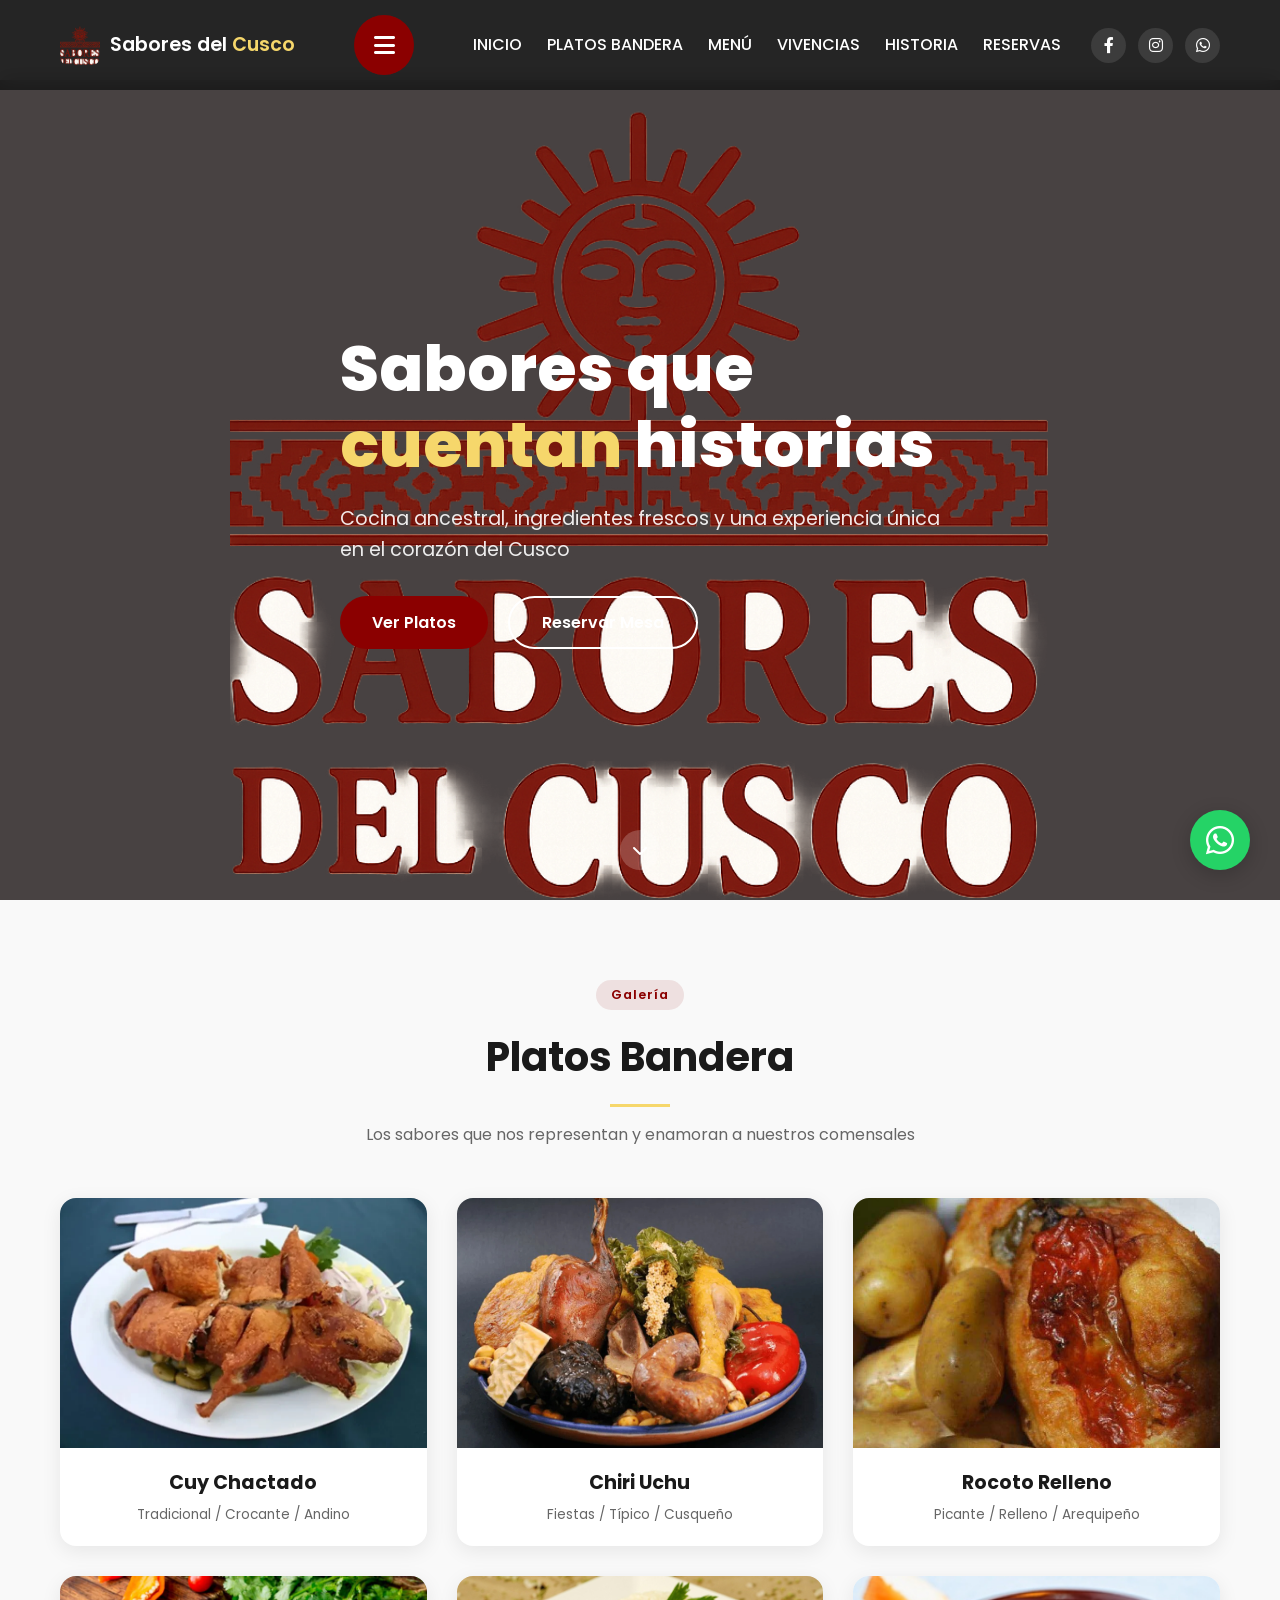
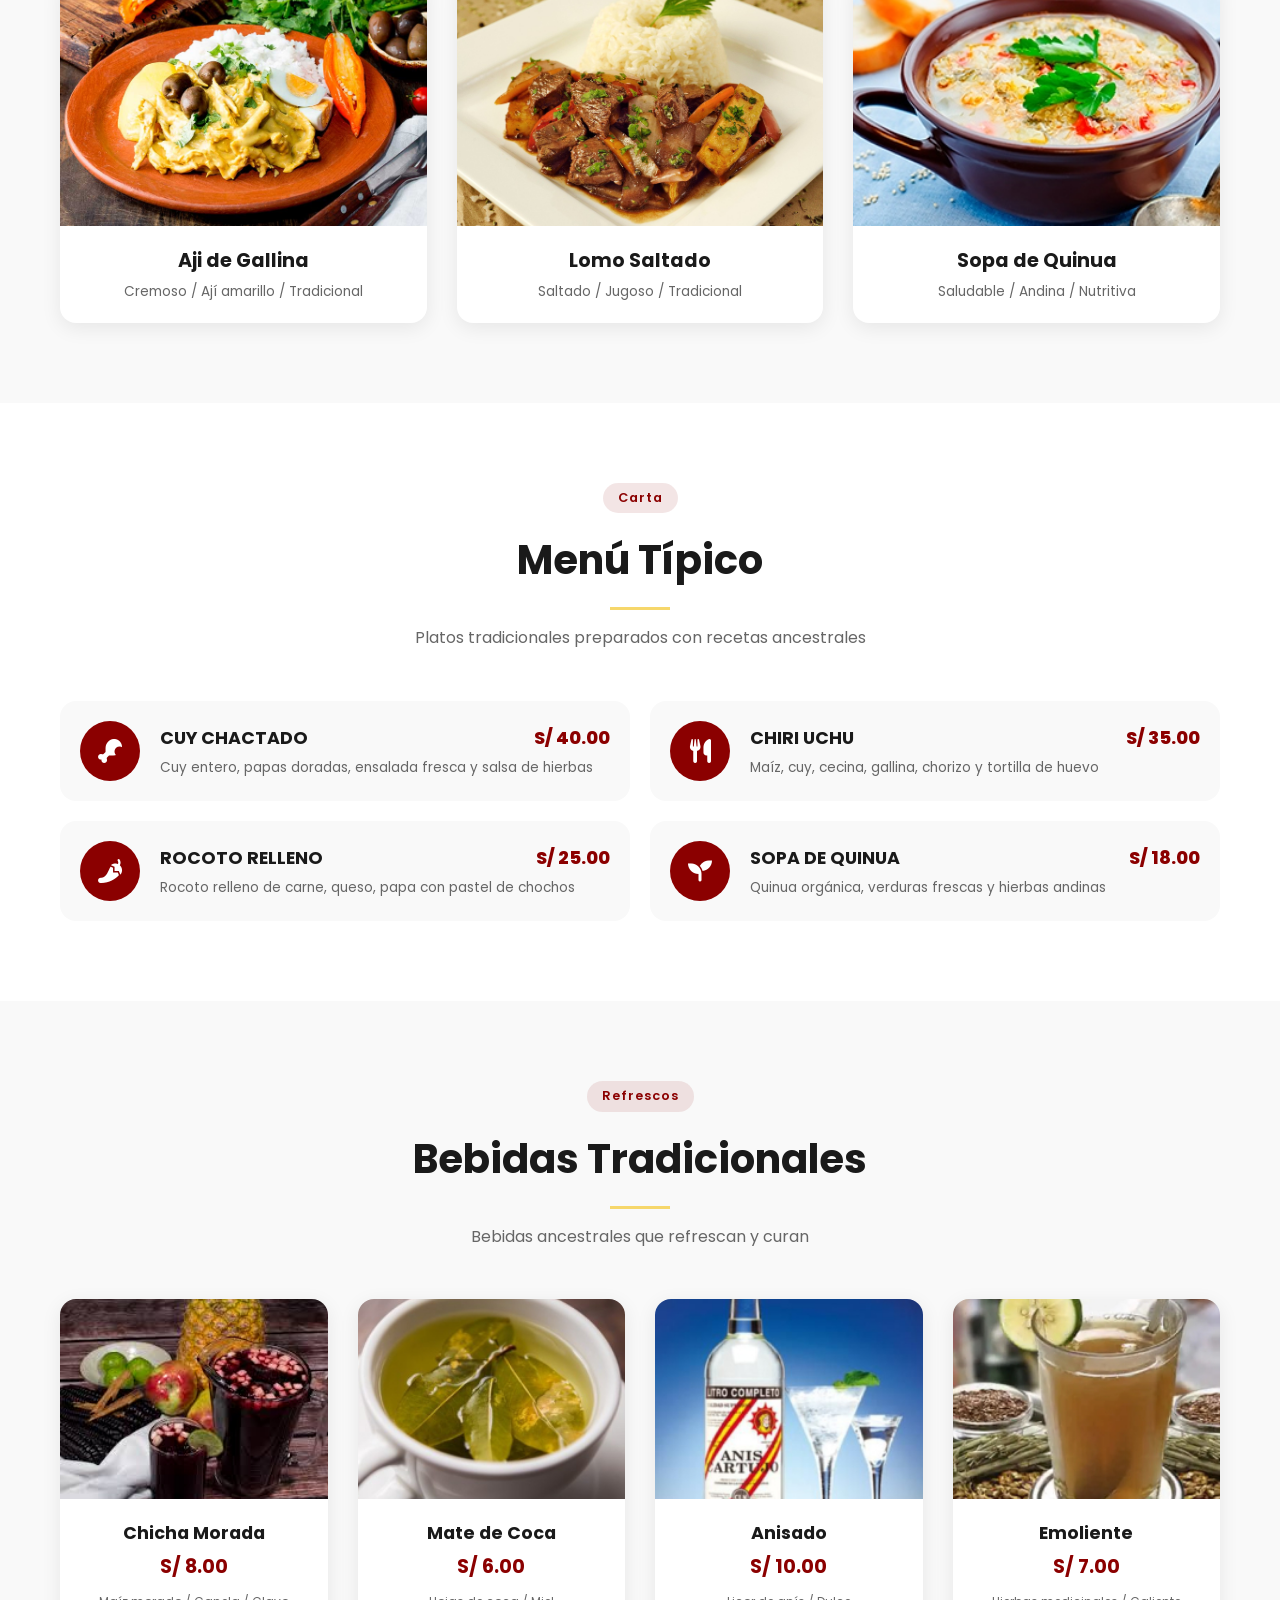
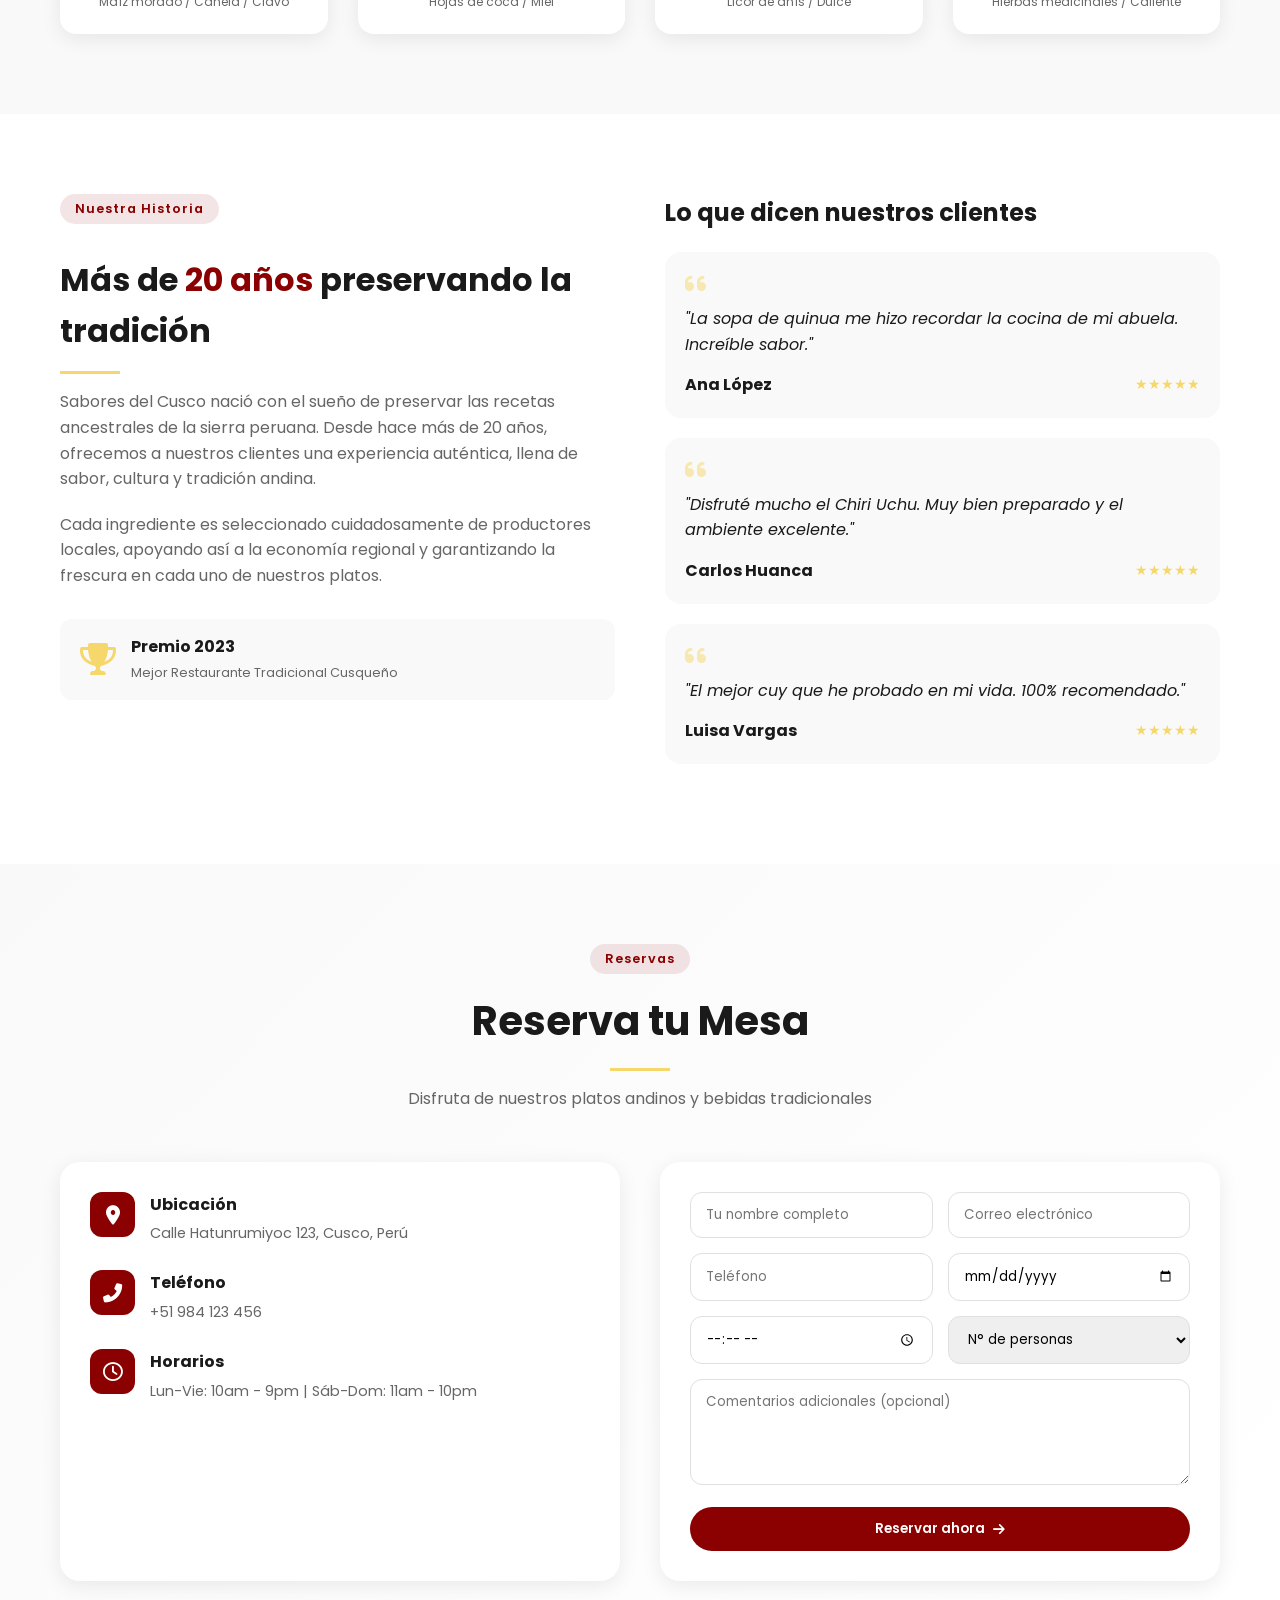
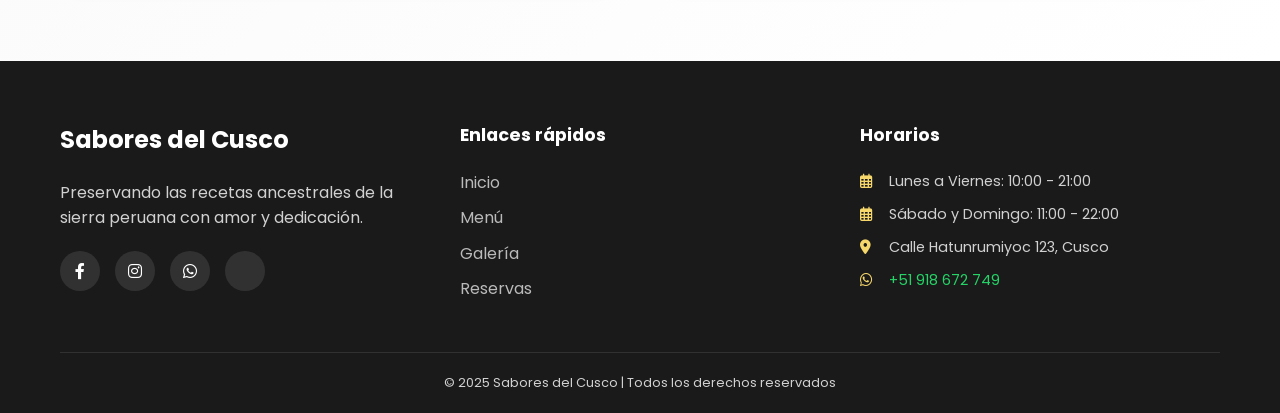
<file: index.html>
<!DOCTYPE html>
<html lang="es">
<head>
  <meta charset="utf-8">
  <title>Sabores del Cusco | Restaurante Tradicional Cusqueño</title>
  <meta name="viewport" content="width=device-width, initial-scale=1.0">
  
  <!-- Google Fonts -->
  <link href="https://fonts.googleapis.com/css2?family=Poppins:wght@300;400;500;600;700;800&display=swap" rel="stylesheet">
  <!-- Font Awesome -->
  <link rel="stylesheet" href="https://cdnjs.cloudflare.com/ajax/libs/font-awesome/6.0.0-beta3/css/all.min.css">
  <!-- Custom CSS -->
  <link rel="stylesheet" href="style.css">
</head>
<body>

<!-- ============================================
     NAVEGACIÓN CON LOGO
     ============================================ -->
<nav class="navbar">
  <div class="container">
    <div class="navbar-brand">
      <img src="ruta_del_logo.png" alt="Logo" class="logo-img">
      <span class="brand-text">Sabores del <span class="highlight">Cusco</span></span>
    </div>
    
    <input type="checkbox" id="menu-toggle" class="menu-toggle">
    <label for="menu-toggle" class="menu-icon">
      <i class="fas fa-bars"></i>
    </label>
    
    <div class="nav-menu">
      <ul class="nav-links">
        <li><a href="#home">INICIO</a></li>
        <li><a href="bandera.html">PLATOS BANDERA</a></li>
        <li><a href="menu.html">MENÚ</a></li>
        <li><a href="VIVENCIA.html">VIVENCIAS</a></li>
        <li><a href="#historia">HISTORIA</a></li>
        <li><a href="#reservas">RESERVAS</a></li>
      </ul>
      
      <div class="navbar-social">
        <a href="https://www.facebook.com/saboresdelcusco" target="_blank"><i class="fab fa-facebook-f"></i></a>
        <a href="https://www.instagram.com/saboresdelcusco" target="_blank"><i class="fab fa-instagram"></i></a>
        <a href="https://wa.me/51918672749" target="_blank"><i class="fab fa-whatsapp"></i></a>
      </div>
    </div>
  </div>
</nav>

<!-- ============================================
     HERO SECTION CON CARRUSEL
     ============================================ -->
<section id="home" class="hero-section">
  <div class="carrusel">
    <div class="carrusel-contenedor">
      <div class="carrusel-slide">
        <img src="ruta_del_logo.png" alt="Imagen 1">
        <div class="slide-overlay"></div>
      </div>
      <div class="carrusel-slide">
        <img src="images_chiriuchu.jpg" alt="Imagen 2">
        <div class="slide-overlay"></div>
      </div>
      <div class="carrusel-slide">
        <img src="images_cuy.jpg.jpg" alt="Imagen 3">
        <div class="slide-overlay"></div>
      </div>
      <div class="carrusel-slide">
        <img src="anticucho.jpg" alt="Imagen 4">
        <div class="slide-overlay"></div>
      </div>
      <div class="carrusel-slide">
        <img src="lomo_saltado.jpg" alt="Imagen 5">
        <div class="slide-overlay"></div>
      </div>
    </div>
  </div>
  
  <div class="hero-overlay"></div>
  
  <div class="container hero-content">
    <div class="hero-text">
      <h1 class="hero-title">Sabores que <span class="highlight">cuentan</span> historias</h1>
      <p class="hero-subtitle">Cocina ancestral, ingredientes frescos y una experiencia única en el corazón del Cusco</p>
      <div class="hero-buttons">
        <a href="#gallery" class="btn btn-primary">Ver Platos</a>
        <a href="#reservas" class="btn btn-outline">Reservar Mesa</a>
      </div>
    </div>
  </div>
  
  <div class="hero-scroll">
    <a href="#gallery"><i class="fas fa-chevron-down"></i></a>
  </div>
</section>

<!-- ============================================
     PLATOS BANDERA (GALERÍA)
     ============================================ -->
<section id="gallery" class="gallery-section">
  <div class="container">
    <div class="section-header">
      <span class="section-tag">Galería</span>
      <h2 class="section-title">Platos Bandera</h2>
      <div class="divider"></div>
      <p class="section-description">Los sabores que nos representan y enamoran a nuestros comensales</p>
    </div>
    
    <div class="gallery-grid">
      <div class="dish-card">
        <div class="dish-image">
          <img src="images_cuy.jpg.jpg" alt="Cuy Chactado">
          <div class="dish-overlay">
            <span class="dish-price">S/ 40.00</span>
          </div>
        </div>
        <div class="dish-info">
          <h3>Cuy Chactado</h3>
          <p>Tradicional / Crocante / Andino</p>
        </div>
      </div>
      
      <div class="dish-card">
        <div class="dish-image">
          <img src="images_chiriuchu.jpg" alt="Chiri Uchu">
          <div class="dish-overlay">
            <span class="dish-price">S/ 35.00</span>
          </div>
        </div>
        <div class="dish-info">
          <h3>Chiri Uchu</h3>
          <p>Fiestas / Típico / Cusqueño</p>
        </div>
      </div>
      
      <div class="dish-card">
        <div class="dish-image">
          <img src="images_rocoto.jpg" alt="Rocoto Relleno">
          <div class="dish-overlay">
            <span class="dish-price">S/ 25.00</span>
          </div>
        </div>
        <div class="dish-info">
          <h3>Rocoto Relleno</h3>
          <p>Picante / Relleno / Arequipeño</p>
        </div>
      </div>

      <div class="dish-card">
        <div class="dish-image">
          <img src="aji.jpg" alt="Aji de Gallina">
          <div class="dish-overlay">
            <span class="dish-price">S/ 30.00</span>
          </div>
        </div>
        <div class="dish-info">
          <h3>Aji de Gallina</h3>
          <p>Cremoso / Ají amarillo / Tradicional</p>
        </div>
      </div>
      
      <div class="dish-card">
        <div class="dish-image">
          <img src="lomo_saltado.jpg" alt="Lomo Saltado">
          <div class="dish-overlay">
            <span class="dish-price">S/ 35.00</span>
          </div>
        </div>
        <div class="dish-info">
          <h3>Lomo Saltado</h3>
          <p>Saltado / Jugoso / Tradicional</p>
        </div>
      </div>
      
      <div class="dish-card">
        <div class="dish-image">
          <img src="images_sopa.jpg" alt="Sopa de Quinua">
          <div class="dish-overlay">
            <span class="dish-price">S/ 18.00</span>
          </div>
        </div>
        <div class="dish-info">
          <h3>Sopa de Quinua</h3>
          <p>Saludable / Andina / Nutritiva</p>
        </div>
      </div>
    </div>
  </div>
</section>

<!-- ============================================
     MENÚ TÍPICO
     ============================================ -->
<section id="menu" class="menu-section">
  <div class="container">
    <div class="section-header">
      <span class="section-tag">Carta</span>
      <h2 class="section-title">Menú Típico</h2>
      <div class="divider"></div>
      <p class="section-description">Platos tradicionales preparados con recetas ancestrales</p>
    </div>
    
    <div class="menu-grid">
      <div class="menu-card">
        <div class="menu-icon">
          <i class="fas fa-drumstick-bite"></i>
        </div>
        <div class="menu-content">
          <h4>CUY CHACTADO <span>S/ 40.00</span></h4>
          <p>Cuy entero, papas doradas, ensalada fresca y salsa de hierbas</p>
        </div>
      </div>
      
      <div class="menu-card">
        <div class="menu-icon">
          <i class="fas fa-utensils"></i>
        </div>
        <div class="menu-content">
          <h4>CHIRI UCHU <span>S/ 35.00</span></h4>
          <p>Maíz, cuy, cecina, gallina, chorizo y tortilla de huevo</p>
        </div>
      </div>
      
      <div class="menu-card">
        <div class="menu-icon">
          <i class="fas fa-pepper-hot"></i>
        </div>
        <div class="menu-content">
          <h4>ROCOTO RELLENO <span>S/ 25.00</span></h4>
          <p>Rocoto relleno de carne, queso, papa con pastel de chochos</p>
        </div>
      </div>
      
      <div class="menu-card">
        <div class="menu-icon">
          <i class="fas fa-seedling"></i>
        </div>
        <div class="menu-content">
          <h4>SOPA DE QUINUA <span>S/ 18.00</span></h4>
          <p>Quinua orgánica, verduras frescas y hierbas andinas</p>
        </div>
      </div>
    </div>
  </div>
</section>

<!-- ============================================
     SECCIÓN BEBIDAS / POSTRES
     ============================================ -->
<section id="drinks" class="drinks-section">
  <div class="container">
    <div class="section-header">
      <span class="section-tag">Refrescos</span>
      <h2 class="section-title">Bebidas Tradicionales</h2>
      <div class="divider"></div>
      <p class="section-description">Bebidas ancestrales que refrescan y curan</p>
    </div>
    
    <div class="drinks-grid">
      <div class="drink-card">
        <div class="drink-image">
          <img src="images_chicha_morada.jpg" alt="Chicha Morada">
        </div>
        <div class="drink-info">
          <h4>Chicha Morada</h4>
          <p>S/ 8.00</p>
          <small>Maíz morado / Canela / Clavo</small>
        </div>
      </div>
      
      <div class="drink-card">
        <div class="drink-image">
          <img src="images_mate_coca.jpg" alt="Mate de Coca">
        </div>
        <div class="drink-info">
          <h4>Mate de Coca</h4>
          <p>S/ 6.00</p>
          <small>Hojas de coca / Miel</small>
        </div>
      </div>
      
      <div class="drink-card">
        <div class="drink-image">
          <img src="images_anisado.jpg" alt="Anisado">
        </div>
        <div class="drink-info">
          <h4>Anisado</h4>
          <p>S/ 10.00</p>
          <small>Licor de anís / Dulce</small>
        </div>
      </div>
      
      <div class="drink-card">
        <div class="drink-image">
          <img src="images_emoliente.jpg" alt="Emoliente">
        </div>
        <div class="drink-info">
          <h4>Emoliente</h4>
          <p>S/ 7.00</p>
          <small>Hierbas medicinales / Caliente</small>
        </div>
      </div>
    </div>
  </div>
</section>

<!-- ============================================
     HISTORIA Y OPINIONES
     ============================================ -->
<section id="historia" class="history-section">
  <div class="container">
    <div class="history-grid">
      <div class="history-content">
        <span class="section-tag">Nuestra Historia</span>
        <h2>Más de <span class="highlight">20 años</span> preservando la tradición</h2>
        <div class="divider-left"></div>
        <p>Sabores del Cusco nació con el sueño de preservar las recetas ancestrales de la sierra peruana. Desde hace más de 20 años, ofrecemos a nuestros clientes una experiencia auténtica, llena de sabor, cultura y tradición andina.</p>
        <p>Cada ingrediente es seleccionado cuidadosamente de productores locales, apoyando así a la economía regional y garantizando la frescura en cada uno de nuestros platos.</p>
        <div class="award-badge">
          <i class="fas fa-trophy"></i>
          <div>
            <strong>Premio 2023</strong>
            <small>Mejor Restaurante Tradicional Cusqueño</small>
          </div>
        </div>
      </div>
      
      <div class="testimonials">
        <h3>Lo que dicen nuestros clientes</h3>
        <div class="testimonial-card">
          <i class="fas fa-quote-left"></i>
          <p>"La sopa de quinua me hizo recordar la cocina de mi abuela. Increíble sabor."</p>
          <div class="testimonial-author">
            <strong>Ana López</strong>
            <span class="stars">★★★★★</span>
          </div>
        </div>
        
        <div class="testimonial-card">
          <i class="fas fa-quote-left"></i>
          <p>"Disfruté mucho el Chiri Uchu. Muy bien preparado y el ambiente excelente."</p>
          <div class="testimonial-author">
            <strong>Carlos Huanca</strong>
            <span class="stars">★★★★★</span>
          </div>
        </div>
        
        <div class="testimonial-card">
          <i class="fas fa-quote-left"></i>
          <p>"El mejor cuy que he probado en mi vida. 100% recomendado."</p>
          <div class="testimonial-author">
            <strong>Luisa Vargas</strong>
            <span class="stars">★★★★★</span>
          </div>
        </div>
      </div>
    </div>
  </div>
</section>

<!-- ============================================
     RESERVAS
     ============================================ -->
<section id="reservas" class="reservas-section">
  <div class="container">
    <div class="section-header">
      <span class="section-tag">Reservas</span>
      <h2 class="section-title">Reserva tu Mesa</h2>
      <div class="divider"></div>
      <p class="section-description">Disfruta de nuestros platos andinos y bebidas tradicionales</p>
    </div>
    
    <div class="reservas-grid">
      <div class="reservas-info">
        <div class="info-item">
          <i class="fas fa-map-marker-alt"></i>
          <div>
            <h4>Ubicación</h4>
            <p>Calle Hatunrumiyoc 123, Cusco, Perú</p>
          </div>
        </div>
        
        <div class="info-item">
          <i class="fas fa-phone-alt"></i>
          <div>
            <h4>Teléfono</h4>
            <p>+51 984 123 456</p>
          </div>
        </div>
        
        <div class="info-item">
          <i class="far fa-clock"></i>
          <div>
            <h4>Horarios</h4>
            <p>Lun-Vie: 10am - 9pm | Sáb-Dom: 11am - 10pm</p>
          </div>
        </div>
      </div>
      
      <form class="reserva-form" action="#" method="post">
        <div class="form-row">
          <input type="text" placeholder="Tu nombre completo" required>
          <input type="email" placeholder="Correo electrónico" required>
        </div>
        <div class="form-row">
          <input type="tel" placeholder="Teléfono" required>
          <input type="date" required>
        </div>
        <div class="form-row">
          <input type="time" required>
          <select required>
            <option value="">N° de personas</option>
            <option value="1">1 persona</option>
            <option value="2">2 personas</option>
            <option value="3">3 personas</option>
            <option value="4">4 personas</option>
            <option value="5">5 personas</option>
            <option value="6+">6 o más</option>
          </select>
        </div>
        <textarea rows="4" placeholder="Comentarios adicionales (opcional)"></textarea>
        <button type="submit" class="btn-reservar">Reservar ahora <i class="fas fa-arrow-right"></i></button>
      </form>
    </div>
  </div>
</section>

<!-- ============================================
     FOOTER
     ============================================ -->
<footer class="footer">
  <div class="container">
    <div class="footer-grid">
      <div class="footer-info">
        <h3>Sabores del Cusco</h3>
        <p>Preservando las recetas ancestrales de la sierra peruana con amor y dedicación.</p>
        <div class="footer-social">
          <a href="https://www.facebook.com/saboresdelcusco" target="_blank"><i class="fab fa-facebook-f"></i></a>
          <a href="https://www.instagram.com/saboresdelcusco" target="_blank"><i class="fab fa-instagram"></i></a>
          <a href="https://wa.me/51918672749" target="_blank"><i class="fab fa-whatsapp"></i></a>
          <a href="#" target="_blank"><i class="fab fa-tripadvisor"></i></a>
        </div>
      </div>
      
      <div class="footer-links">
        <h4>Enlaces rápidos</h4>
        <ul>
          <li><a href="#home">Inicio</a></li>
          <li><a href="#menu">Menú</a></li>
          <li><a href="#gallery">Galería</a></li>
          <li><a href="#reservas">Reservas</a></li>
        </ul>
      </div>
      
      <div class="footer-contact">
        <h4>Horarios</h4>
        <p><i class="far fa-calendar-alt"></i> Lunes a Viernes: 10:00 - 21:00</p>
        <p><i class="far fa-calendar-alt"></i> Sábado y Domingo: 11:00 - 22:00</p>
        <p><i class="fas fa-map-marker-alt"></i> Calle Hatunrumiyoc 123, Cusco</p>
        <p><i class="fab fa-whatsapp"></i> <a href="https://wa.me/51918672749" target="_blank" style="color: #25D366; text-decoration: none;">+51 918 672 749</a></p>
      </div>
    </div>
    
    <div class="footer-bottom">
      <p>&copy; 2025 Sabores del Cusco | Todos los derechos reservados</p>
    </div>
  </div>
</footer>

<!-- ============================================
     BOTÓN FLOTANTE DE WHATSAPP
     ============================================ -->
<a href="https://wa.me/51918672749?text=Hola%2C%20quiero%20hacer%20una%20consulta%20sobre%20Sabores%20del%20Cusco" 
   class="btn-whatsapp" 
   target="_blank"
   id="whatsappBtn">
  <i class="fab fa-whatsapp"></i>
  <span>¡Escríbenos! 🍽️</span>
</a>

<script>
  // Botón de WhatsApp
  const botonWhatsApp = document.getElementById('whatsappBtn');
  if (botonWhatsApp) {
    botonWhatsApp.addEventListener('click', () => {
      console.log('✅ WhatsApp - Número: +51 918 672 749');
    });
  }
  
  // Smooth scroll
  document.querySelectorAll('a[href^="#"]').forEach(anchor => {
    anchor.addEventListener('click', function(e) {
      const href = this.getAttribute('href');
      if (href !== "#" && href !== "" && href !== "#home") {
        const target = document.querySelector(href);
        if (target) {
          e.preventDefault();
          target.scrollIntoView({ behavior: 'smooth' });
        }
      }
    });
  });
</script>

</body>
</html>
</file>
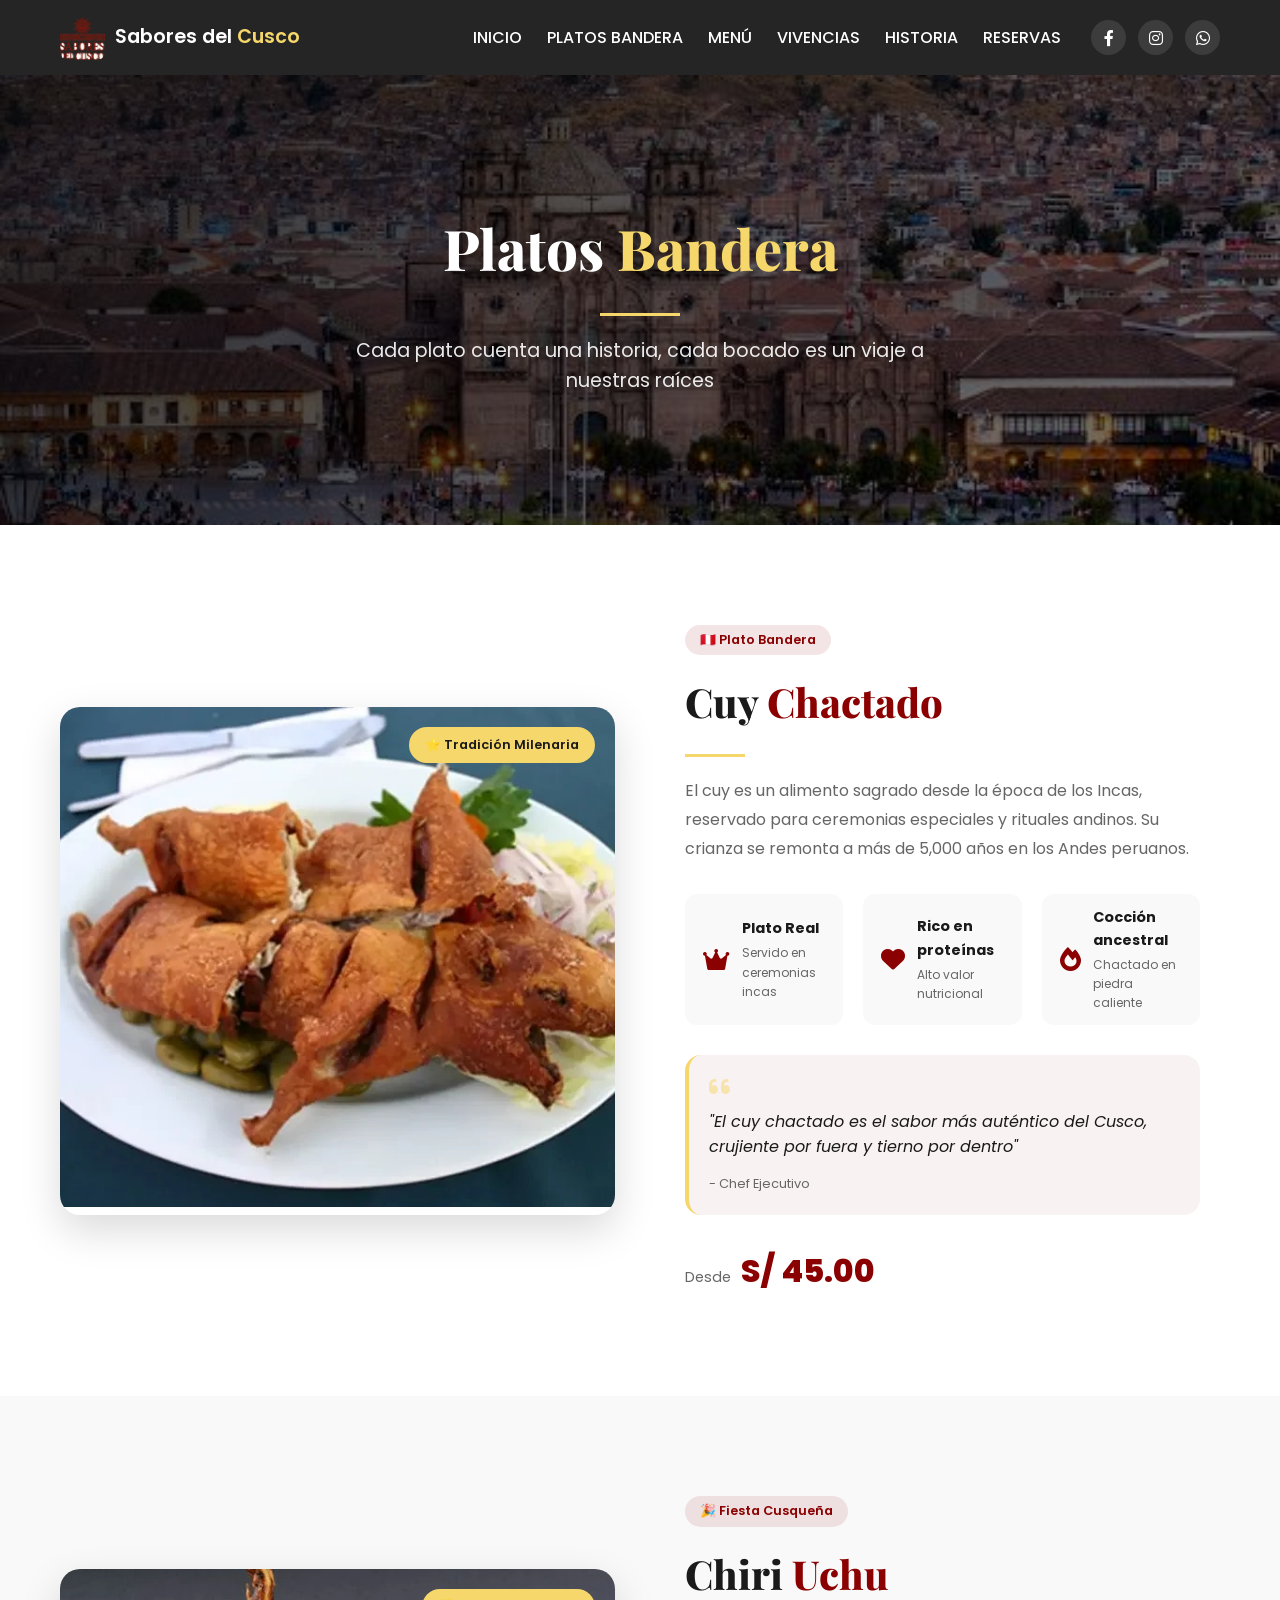
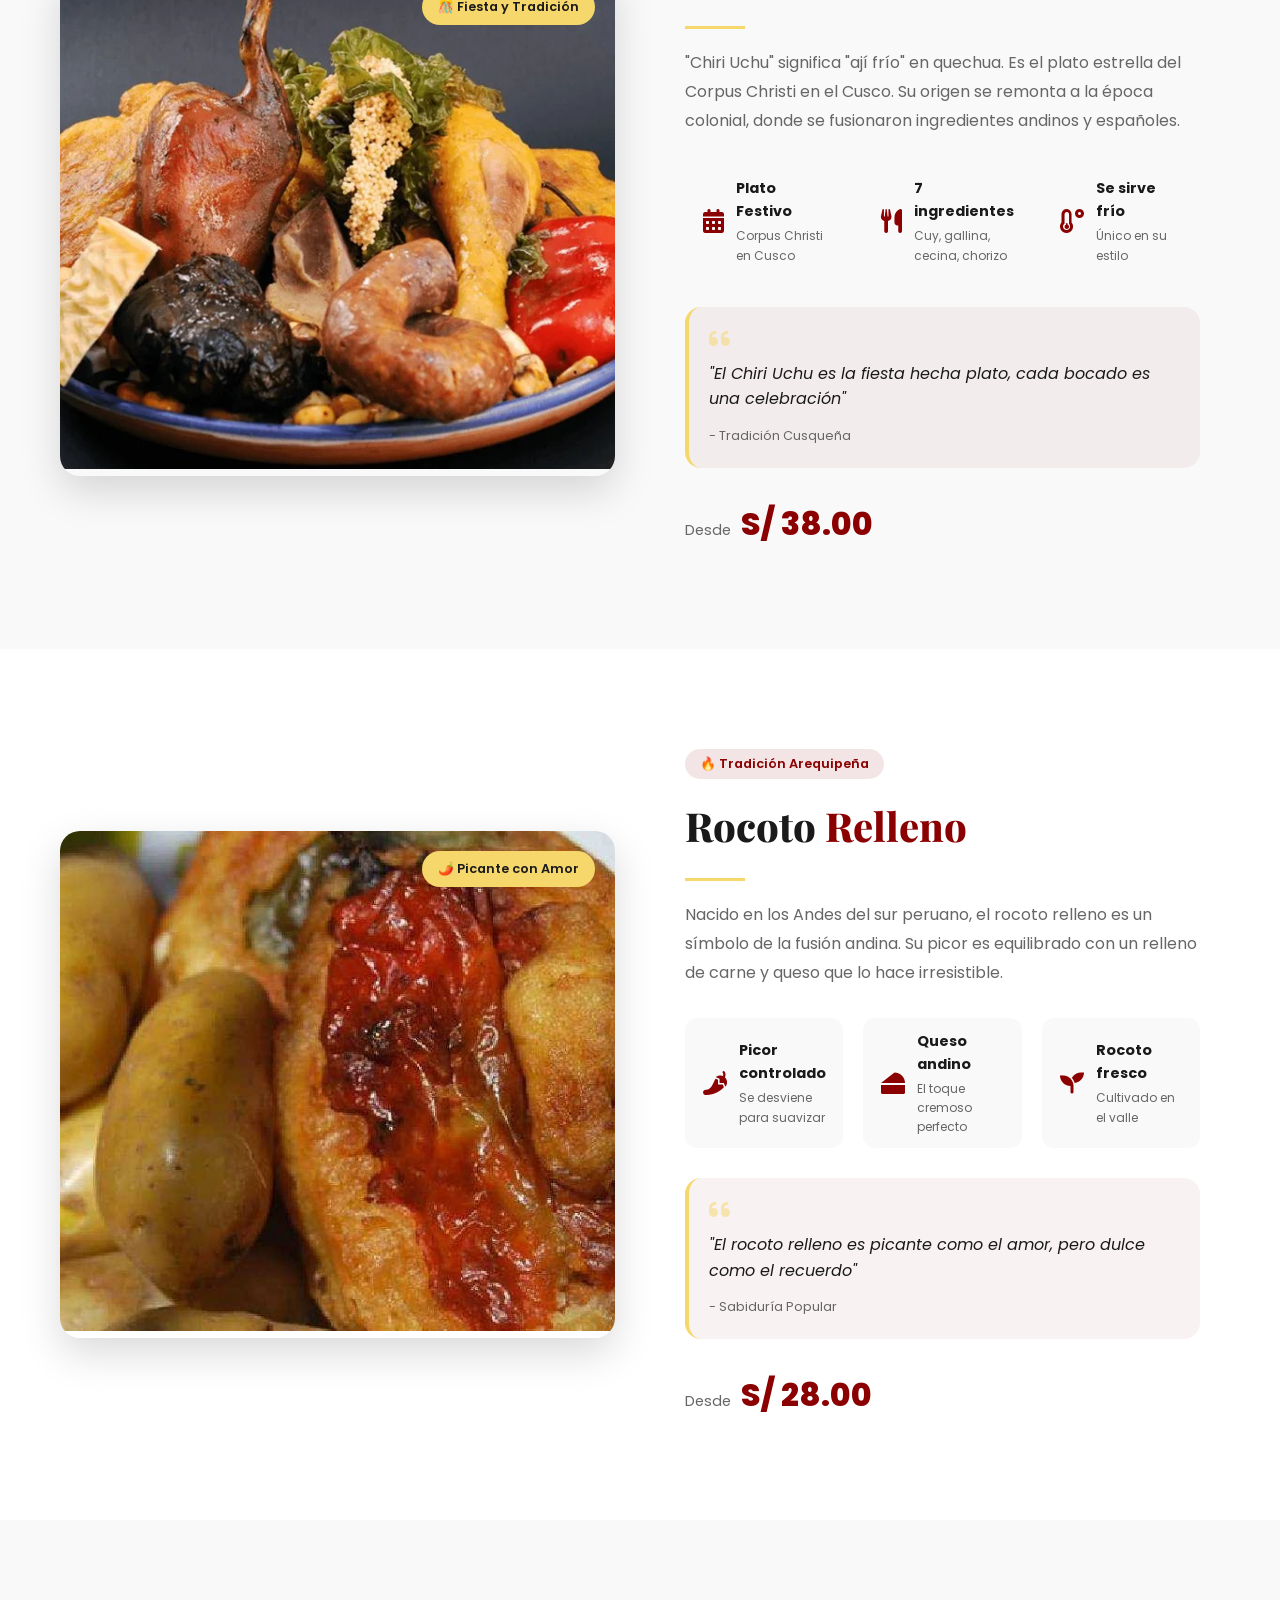
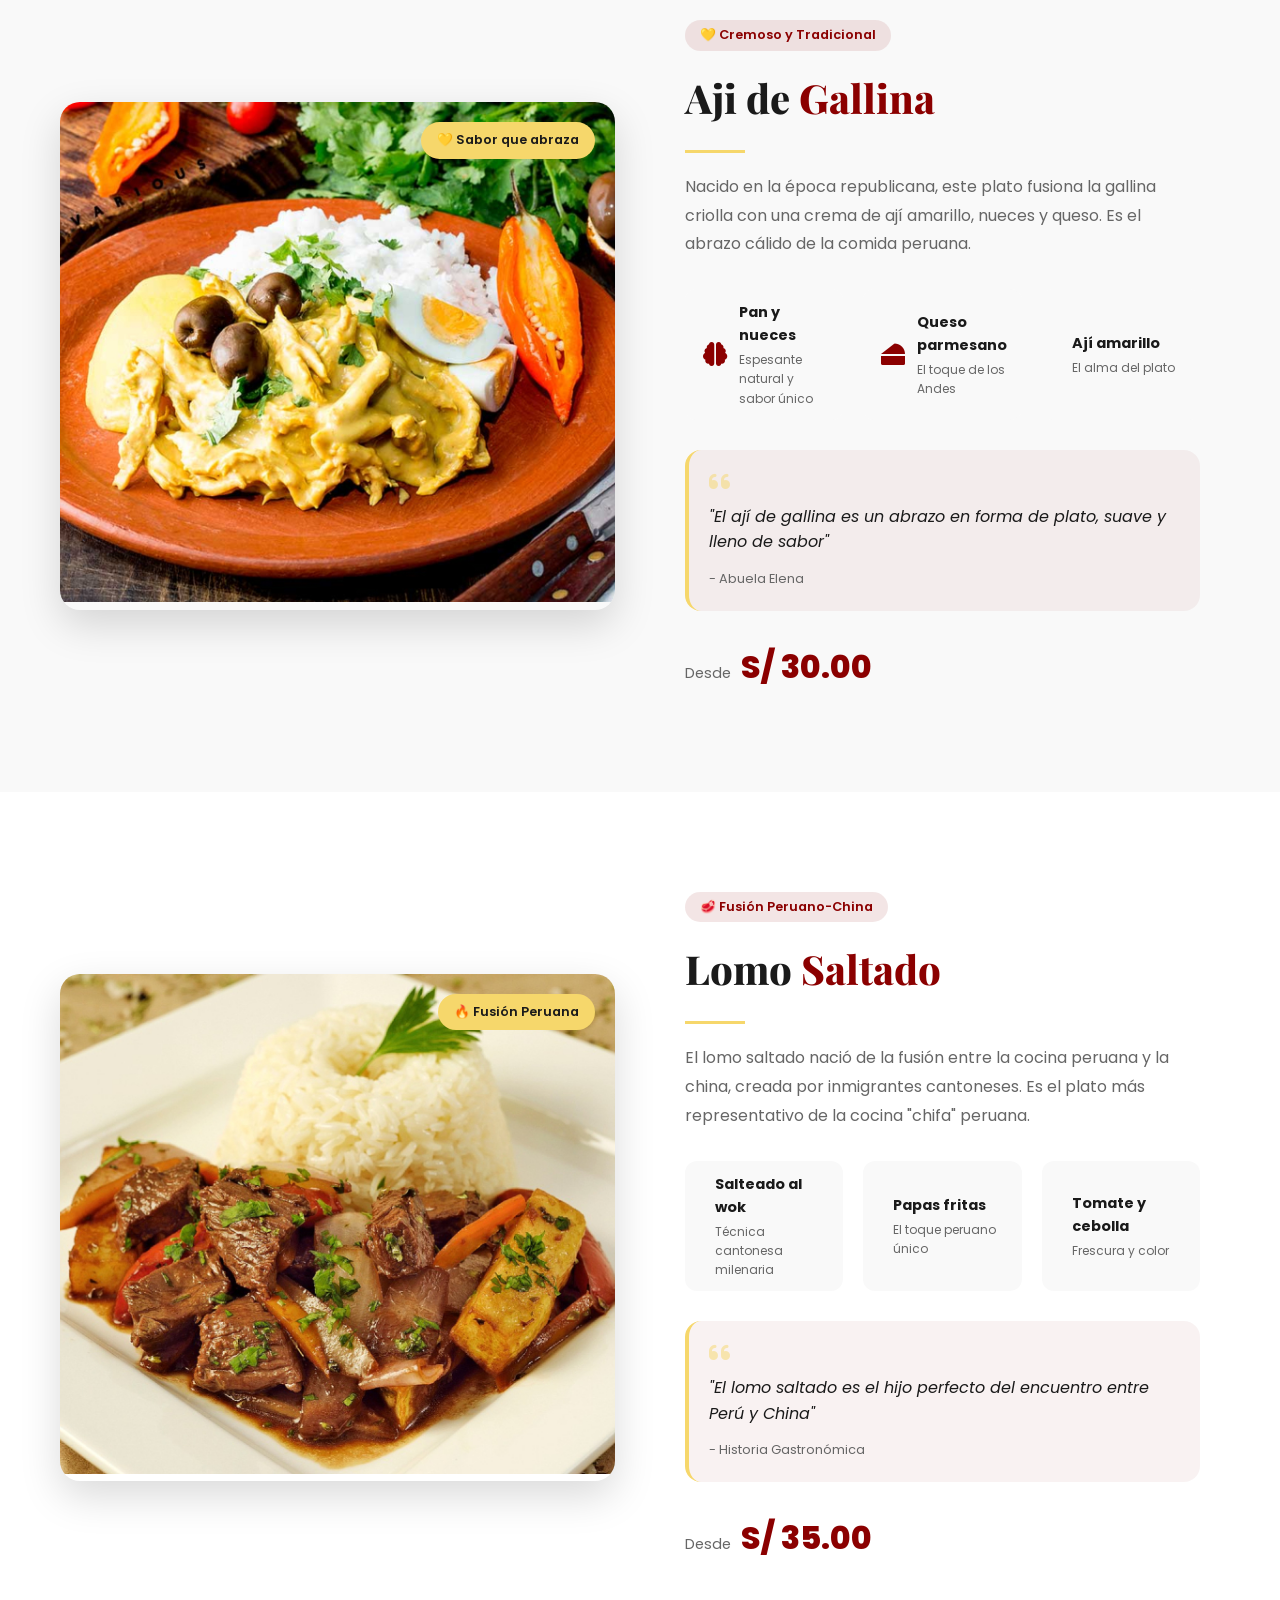
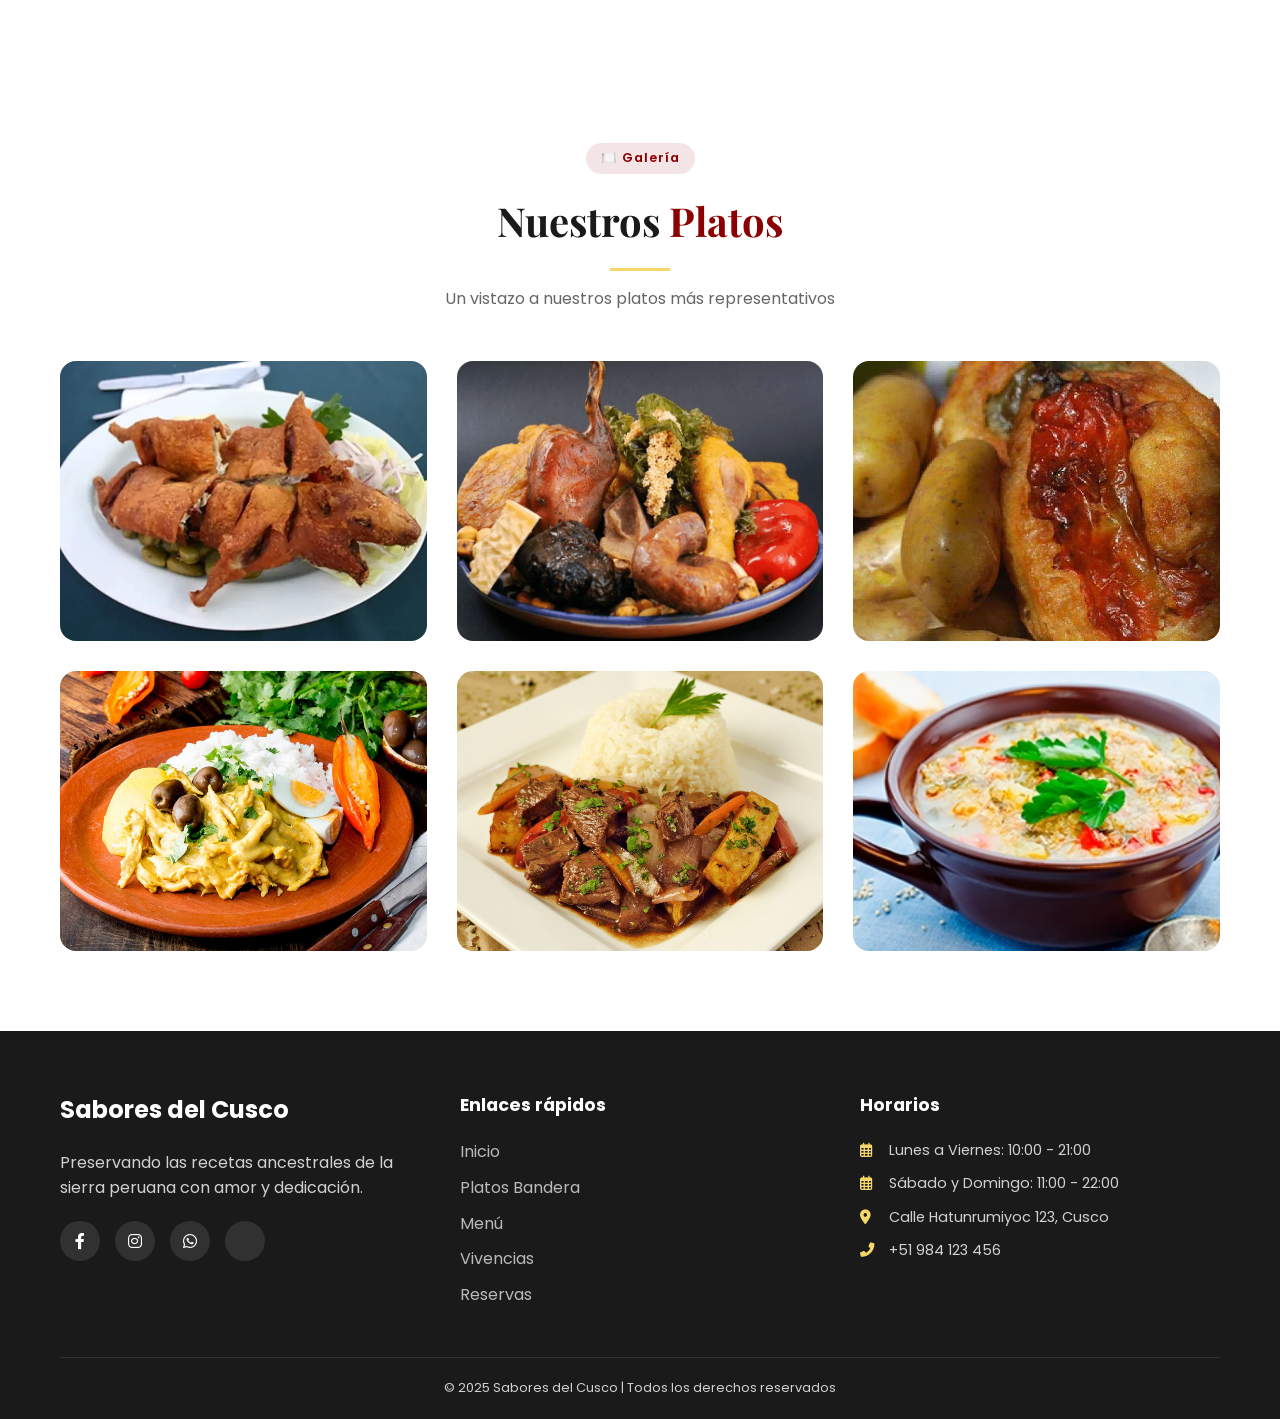
<file: bandera.html>
<!DOCTYPE html>
<html lang="es">
<head>
  <meta charset="UTF-8">
  <meta name="viewport" content="width=device-width, initial-scale=1.0">
  <meta name="description" content="Descubre la historia detrás de nuestros platos bandera - Sabores del Cusco">
  <title>Platos Bandera | Sabores del Cusco</title>
  
  <!-- Google Fonts -->
  <link href="https://fonts.googleapis.com/css2?family=Poppins:wght@300;400;500;600;700;800&display=swap" rel="stylesheet">
  <link href="https://fonts.googleapis.com/css2?family=Playfair+Display:wght@400;500;600;700;800;900&display=swap" rel="stylesheet">
  
  <!-- Font Awesome -->
  <link rel="stylesheet" href="https://cdnjs.cloudflare.com/ajax/libs/font-awesome/6.0.0-beta3/css/all.min.css">
  
  <!-- CSS -->
  <link rel="stylesheet" href="platos.css">
</head>
<body>

<!-- ============================================
     NAVEGACIÓN
     ============================================ -->
<nav class="navbar">
  <div class="container">
    <div class="navbar-brand">
      <img src="ruta_del_logo.png" alt="Logo" class="logo-img">
      <span class="brand-text">Sabores del <span class="highlight">Cusco</span></span>
    </div>
    
    <input type="checkbox" id="menu-toggle" class="menu-toggle">
    <label for="menu-toggle" class="menu-icon">
      <i class="fas fa-bars"></i>
    </label>
    
    <div class="nav-menu">
      <ul class="nav-links">
        <li><a href="index.html">INICIO</a></li>
        <li><a href="bandera.html">PLATOS BANDERA</a></li>
        <li><a href="menu.html">MENÚ</a></li>
        <li><a href="VIVENCIA.html">VIVENCIAS</a></li>
        <li><a href="index.html#historia">HISTORIA</a></li>
        <li><a href="index.html#reservas">RESERVAS</a></li>
      </ul>
      
      <div class="navbar-social">
        <a href="#"><i class="fab fa-facebook-f"></i></a>
        <a href="#"><i class="fab fa-instagram"></i></a>
        <a href="#"><i class="fab fa-whatsapp"></i></a>
      </div>
    </div>
  </div>
</nav>

<!-- ============================================
     HERO DE PLATOS BANDERA
     ============================================ -->
<section class="hero-platos">
  <div class="hero-platos-overlay"></div>
  <div class="container hero-platos-content">
    <h1 class="hero-platos-title">Platos <span class="highlight">Bandera</span></h1>
    <div class="hero-platos-divider"></div>
    <p class="hero-platos-subtitle">Cada plato cuenta una historia, cada bocado es un viaje a nuestras raíces</p>
  </div>
</section>

<!-- ============================================
     HISTORIA DEL CUY CHACTADO
     ============================================ -->
<section class="plato-historia">
  <div class="container">
    <div class="plato-grid">
      <div class="plato-imagen">
        <img src="images_cuy.jpg.jpg" alt="Cuy Chactado" onerror="this.src='https://placehold.co/600x500/8B0000/white?text=Cuy+Chactado'">
        <div class="plato-badge">⭐ Tradición Milenaria</div>
      </div>
      <div class="plato-contenido">
        <span class="plato-categoria">🇵🇪 Plato Bandera</span>
        <h2 class="plato-titulo">Cuy <span class="highlight">Chactado</span></h2>
        <div class="plato-divider"></div>
        <p class="plato-descripcion">El cuy es un alimento sagrado desde la época de los Incas, reservado para ceremonias especiales y rituales andinos. Su crianza se remonta a más de 5,000 años en los Andes peruanos.</p>
        
        <div class="plato-curiosidades">
          <div class="curiosidad">
            <i class="fas fa-crown"></i>
            <div>
              <h4>Plato Real</h4>
              <p>Servido en ceremonias incas</p>
            </div>
          </div>
          <div class="curiosidad">
            <i class="fas fa-heart"></i>
            <div>
              <h4>Rico en proteínas</h4>
              <p>Alto valor nutricional</p>
            </div>
          </div>
          <div class="curiosidad">
            <i class="fas fa-fire"></i>
            <div>
              <h4>Cocción ancestral</h4>
              <p>Chactado en piedra caliente</p>
            </div>
          </div>
        </div>
        
        <div class="plato-cita">
          <i class="fas fa-quote-left"></i>
          <p>"El cuy chactado es el sabor más auténtico del Cusco, crujiente por fuera y tierno por dentro"</p>
          <span>- Chef Ejecutivo</span>
        </div>
        
        <div class="plato-precio">
          <span class="precio-label">Desde</span>
          <span class="precio-valor">S/ 45.00</span>
        </div>
      </div>
    </div>
  </div>
</section>

<!-- ============================================
     HISTORIA DEL CHIRI UCHU
     ============================================ -->
<section class="plato-historia par">
  <div class="container">
    <div class="plato-grid reverse">
      <div class="plato-contenido">
        <span class="plato-categoria">🎉 Fiesta Cusqueña</span>
        <h2 class="plato-titulo">Chiri <span class="highlight">Uchu</span></h2>
        <div class="plato-divider"></div>
        <p class="plato-descripcion">"Chiri Uchu" significa "ají frío" en quechua. Es el plato estrella del Corpus Christi en el Cusco. Su origen se remonta a la época colonial, donde se fusionaron ingredientes andinos y españoles.</p>
        
        <div class="plato-curiosidades">
          <div class="curiosidad">
            <i class="fas fa-calendar-alt"></i>
            <div>
              <h4>Plato Festivo</h4>
              <p>Corpus Christi en Cusco</p>
            </div>
          </div>
          <div class="curiosidad">
            <i class="fas fa-utensils"></i>
            <div>
              <h4>7 ingredientes</h4>
              <p>Cuy, gallina, cecina, chorizo</p>
            </div>
          </div>
          <div class="curiosidad">
            <i class="fas fa-temperature-low"></i>
            <div>
              <h4>Se sirve frío</h4>
              <p>Único en su estilo</p>
            </div>
          </div>
        </div>
        
        <div class="plato-cita">
          <i class="fas fa-quote-left"></i>
          <p>"El Chiri Uchu es la fiesta hecha plato, cada bocado es una celebración"</p>
          <span>- Tradición Cusqueña</span>
        </div>
        
        <div class="plato-precio">
          <span class="precio-label">Desde</span>
          <span class="precio-valor">S/ 38.00</span>
        </div>
      </div>
      <div class="plato-imagen">
        <img src="images_chiriuchu.jpg" alt="Chiri Uchu" onerror="this.src='https://placehold.co/600x500/8B0000/white?text=Chiri+Uchu'">
        <div class="plato-badge">🎊 Fiesta y Tradición</div>
      </div>
    </div>
  </div>
</section>

<!-- ============================================
     HISTORIA DEL ROCOTO RELLENO
     ============================================ -->
<section class="plato-historia">
  <div class="container">
    <div class="plato-grid">
      <div class="plato-imagen">
        <img src="images_rocoto.jpg" alt="Rocoto Relleno" onerror="this.src='https://placehold.co/600x500/8B0000/white?text=Rocoto+Relleno'">
        <div class="plato-badge">🌶️ Picante con Amor</div>
      </div>
      <div class="plato-contenido">
        <span class="plato-categoria">🔥 Tradición Arequipeña</span>
        <h2 class="plato-titulo">Rocoto <span class="highlight">Relleno</span></h2>
        <div class="plato-divider"></div>
        <p class="plato-descripcion">Nacido en los Andes del sur peruano, el rocoto relleno es un símbolo de la fusión andina. Su picor es equilibrado con un relleno de carne y queso que lo hace irresistible.</p>
        
        <div class="plato-curiosidades">
          <div class="curiosidad">
            <i class="fas fa-pepper-hot"></i>
            <div>
              <h4>Picor controlado</h4>
              <p>Se desviene para suavizar</p>
            </div>
          </div>
          <div class="curiosidad">
            <i class="fas fa-cheese"></i>
            <div>
              <h4>Queso andino</h4>
              <p>El toque cremoso perfecto</p>
            </div>
          </div>
          <div class="curiosidad">
            <i class="fas fa-seedling"></i>
            <div>
              <h4>Rocoto fresco</h4>
              <p>Cultivado en el valle</p>
            </div>
          </div>
        </div>
        
        <div class="plato-cita">
          <i class="fas fa-quote-left"></i>
          <p>"El rocoto relleno es picante como el amor, pero dulce como el recuerdo"</p>
          <span>- Sabiduría Popular</span>
        </div>
        
        <div class="plato-precio">
          <span class="precio-label">Desde</span>
          <span class="precio-valor">S/ 28.00</span>
        </div>
      </div>
    </div>
  </div>
</section>

<!-- ============================================
     HISTORIA DEL AJI DE GALLINA
     ============================================ -->
<section class="plato-historia par">
  <div class="container">
    <div class="plato-grid reverse">
      <div class="plato-contenido">
        <span class="plato-categoria">💛 Cremoso y Tradicional</span>
        <h2 class="plato-titulo">Aji de <span class="highlight">Gallina</span></h2>
        <div class="plato-divider"></div>
        <p class="plato-descripcion">Nacido en la época republicana, este plato fusiona la gallina criolla con una crema de ají amarillo, nueces y queso. Es el abrazo cálido de la comida peruana.</p>
        
        <div class="plato-curiosidades">
          <div class="curiosidad">
            <i class="fas fa-brain"></i>
            <div>
              <h4>Pan y nueces</h4>
              <p>Espesante natural y sabor único</p>
            </div>
          </div>
          <div class="curiosidad">
            <i class="fas fa-cheese"></i>
            <div>
              <h4>Queso parmesano</h4>
              <p>El toque de los Andes</p>
            </div>
          </div>
          <div class="curiosidad">
            <i class="fas fa-chili-pepper"></i>
            <div>
              <h4>Ají amarillo</h4>
              <p>El alma del plato</p>
            </div>
          </div>
        </div>
        
        <div class="plato-cita">
          <i class="fas fa-quote-left"></i>
          <p>"El ají de gallina es un abrazo en forma de plato, suave y lleno de sabor"</p>
          <span>- Abuela Elena</span>
        </div>
        
        <div class="plato-precio">
          <span class="precio-label">Desde</span>
          <span class="precio-valor">S/ 30.00</span>
        </div>
      </div>
      <div class="plato-imagen">
        <img src="aji.jpg" alt="Aji de Gallina" onerror="this.src='https://placehold.co/600x500/8B0000/white?text=Aji+de+Gallina'">
        <div class="plato-badge">💛 Sabor que abraza</div>
      </div>
    </div>
  </div>
</section>

<!-- ============================================
     HISTORIA DEL LOMO SALTADO
     ============================================ -->
<section class="plato-historia">
  <div class="container">
    <div class="plato-grid">
      <div class="plato-imagen">
        <img src="lomo_saltado.jpg" alt="Lomo Saltado" onerror="this.src='https://placehold.co/600x500/8B0000/white?text=Lomo+Saltado'">
        <div class="plato-badge">🔥 Fusión Peruana</div>
      </div>
      <div class="plato-contenido">
        <span class="plato-categoria">🥩 Fusión Peruano-China</span>
        <h2 class="plato-titulo">Lomo <span class="highlight">Saltado</span></h2>
        <div class="plato-divider"></div>
        <p class="plato-descripcion">El lomo saltado nació de la fusión entre la cocina peruana y la china, creada por inmigrantes cantoneses. Es el plato más representativo de la cocina "chifa" peruana.</p>
        
        <div class="plato-curiosidades">
          <div class="curiosidad">
            <i class="fas fa-wok"></i>
            <div>
              <h4>Salteado al wok</h4>
              <p>Técnica cantonesa milenaria</p>
            </div>
          </div>
          <div class="curiosidad">
            <i class="fas fa-french-fries"></i>
            <div>
              <h4>Papas fritas</h4>
              <p>El toque peruano único</p>
            </div>
          </div>
          <div class="curiosidad">
            <i class="fas fa-tomato"></i>
            <div>
              <h4>Tomate y cebolla</h4>
              <p>Frescura y color</p>
            </div>
          </div>
        </div>
        
        <div class="plato-cita">
          <i class="fas fa-quote-left"></i>
          <p>"El lomo saltado es el hijo perfecto del encuentro entre Perú y China"</p>
          <span>- Historia Gastronómica</span>
        </div>
        
        <div class="plato-precio">
          <span class="precio-label">Desde</span>
          <span class="precio-valor">S/ 35.00</span>
        </div>
      </div>
    </div>
  </div>
</section>

<!-- ============================================
     GALERÍA DE SABORES
     ============================================ -->
<section class="galeria-sabores">
  <div class="container">
    <div class="section-header">
      <span class="section-tag">🍽️ Galería</span>
      <h2 class="section-title">Nuestros <span class="highlight">Platos</span></h2>
      <div class="divider"></div>
      <p class="section-description">Un vistazo a nuestros platos más representativos</p>
    </div>
    
    <div class="galeria-grid">
      <div class="galeria-item">
        <img src="images_cuy.jpg.jpg" alt="Cuy Chactado">
        <div class="galeria-overlay">
          <h4>Cuy Chactado</h4>
          <p>Tradicional / Crocante</p>
        </div>
      </div>
      <div class="galeria-item">
        <img src="images_chiriuchu.jpg" alt="Chiri Uchu">
        <div class="galeria-overlay">
          <h4>Chiri Uchu</h4>
          <p>Fiestas / Típico</p>
        </div>
      </div>
      <div class="galeria-item">
        <img src="images_rocoto.jpg" alt="Rocoto Relleno">
        <div class="galeria-overlay">
          <h4>Rocoto Relleno</h4>
          <p>Picante / Relleno</p>
        </div>
      </div>
      <div class="galeria-item">
        <img src="aji.jpg" alt="Aji de Gallina">
        <div class="galeria-overlay">
          <h4>Aji de Gallina</h4>
          <p>Cremoso / Ají amarillo</p>
        </div>
      </div>
      <div class="galeria-item">
        <img src="lomo_saltado.jpg" alt="Lomo Saltado">
        <div class="galeria-overlay">
          <h4>Lomo Saltado</h4>
          <p>Saltado / Jugoso</p>
        </div>
      </div>
      <div class="galeria-item">
        <img src="images_sopa.jpg" alt="Sopa de Quinua">
        <div class="galeria-overlay">
          <h4>Sopa de Quinua</h4>
          <p>Saludable / Andina</p>
        </div>
      </div>
    </div>
  </div>
</section>

<!-- ============================================
     FOOTER
     ============================================ -->
<footer class="footer">
  <div class="container">
    <div class="footer-grid">
      <div class="footer-info">
        <h3>Sabores del Cusco</h3>
        <p>Preservando las recetas ancestrales de la sierra peruana con amor y dedicación.</p>
        <div class="footer-social">
          <a href="#"><i class="fab fa-facebook-f"></i></a>
          <a href="#"><i class="fab fa-instagram"></i></a>
          <a href="#"><i class="fab fa-whatsapp"></i></a>
          <a href="#"><i class="fab fa-tripadvisor"></i></a>
        </div>
      </div>
      
      <div class="footer-links">
        <h4>Enlaces rápidos</h4>
        <ul>
          <li><a href="index.html">Inicio</a></li>
          <li><a href="PLATOS.html">Platos Bandera</a></li>
          <li><a href="index.html#menu">Menú</a></li>
          <li><a href="VIVENCIA.html">Vivencias</a></li>
          <li><a href="index.html#reservas">Reservas</a></li>
        </ul>
      </div>
      
      <div class="footer-contact">
        <h4>Horarios</h4>
        <p><i class="far fa-calendar-alt"></i> Lunes a Viernes: 10:00 - 21:00</p>
        <p><i class="far fa-calendar-alt"></i> Sábado y Domingo: 11:00 - 22:00</p>
        <p><i class="fas fa-map-marker-alt"></i> Calle Hatunrumiyoc 123, Cusco</p>
        <p><i class="fas fa-phone-alt"></i> +51 984 123 456</p>
      </div>
    </div>
    
    <div class="footer-bottom">
      <p>&copy; 2025 Sabores del Cusco | Todos los derechos reservados</p>
    </div>
  </div>
</footer>

</body>
</html>
</file>
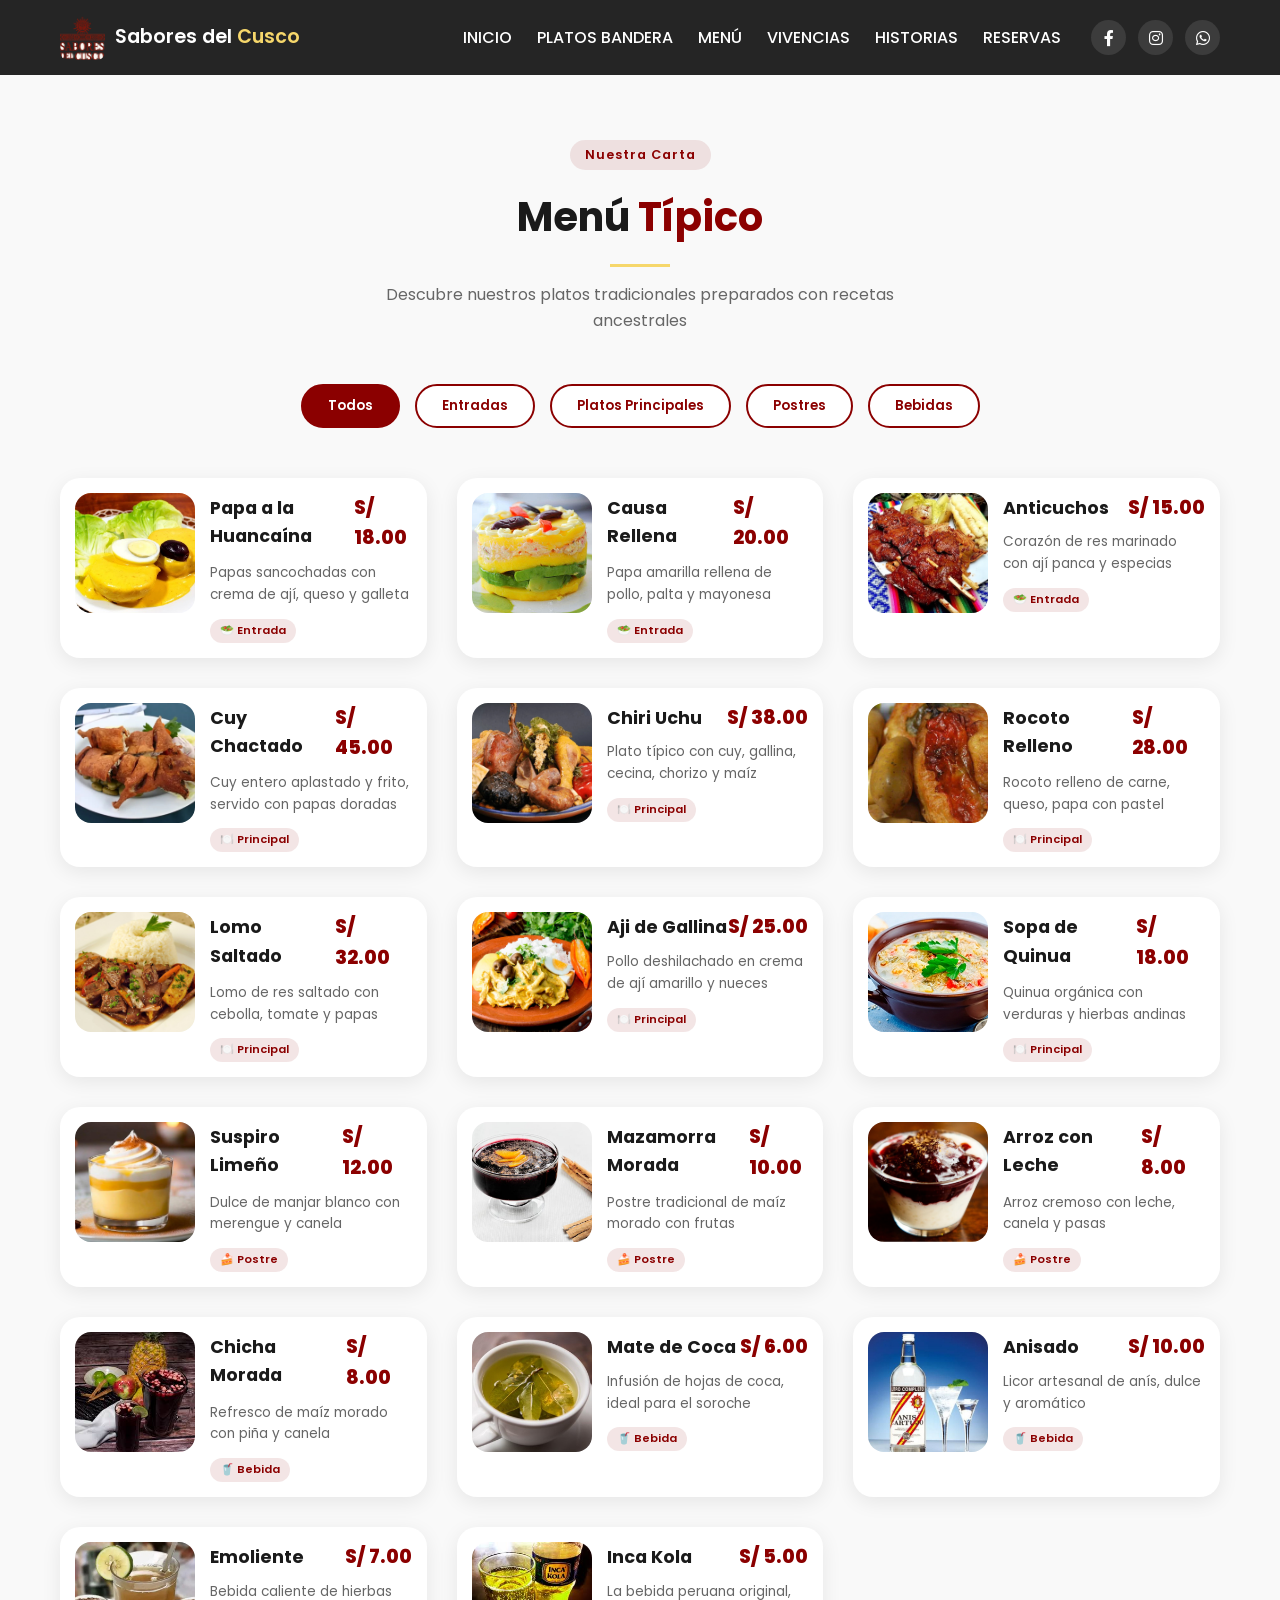
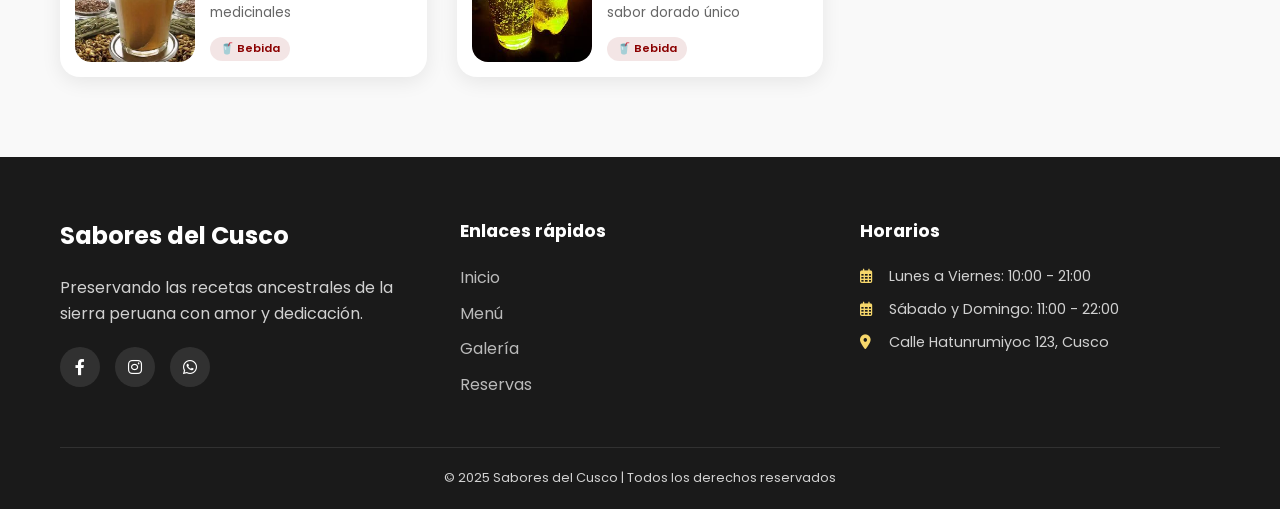
<file: menu.html>
<!DOCTYPE html>
<html lang="es">
<head>
  <meta charset="utf-8">
  <title>Menú | Sabores del Cusco</title>
  <meta name="viewport" content="width=device-width, initial-scale=1.0">
  
  <!-- Google Fonts -->
  <link href="https://fonts.googleapis.com/css2?family=Poppins:wght@300;400;500;600;700;800&display=swap" rel="stylesheet">
  <!-- Font Awesome -->
  <link rel="stylesheet" href="https://cdnjs.cloudflare.com/ajax/libs/font-awesome/6.0.0-beta3/css/all.min.css">
  <!-- CSS -->
  <link rel="stylesheet" href="menu.css">
</head>
<body>

<!-- ============================================
     NAVEGACIÓN
     ============================================ -->
<nav class="navbar">
  <div class="container">
    <div class="navbar-brand">
      <img src="ruta_del_logo.png" alt="Logo" class="logo-img">
      <span class="brand-text">Sabores del <span class="highlight">Cusco</span></span>
    </div>
    
    <input type="checkbox" id="menu-toggle" class="menu-toggle">
    <label for="menu-toggle" class="menu-icon">
      <i class="fas fa-bars"></i>
    </label>
    
    <div class="nav-menu">
      <ul class="nav-links">
        <li><a href="index.html">INICIO</a></li>
        <li><a href="bandera.html">PLATOS BANDERA</a></li>
        <li><a href="menu.html" >MENÚ</a></li>
        <li><a href="VIVENCIA.html">VIVENCIAS</a></li>
        <li><a href="galeria.html">HISTORIAS</a></li>
        <li><a href="reservas.html">RESERVAS</a></li>
      </ul>
      
      <div class="navbar-social">
        <a href="#"><i class="fab fa-facebook-f"></i></a>
        <a href="#"><i class="fab fa-instagram"></i></a>
        <a href="#"><i class="fab fa-whatsapp"></i></a>
      </div>
    </div>
  </div>
</nav>

<!-- ============================================
     SECCIÓN MENÚ
     ============================================ -->
<section class="menu-page">
  <div class="container">
    <div class="section-header">
      <span class="section-tag">Nuestra Carta</span>
      <h1 class="section-title">Menú <span class="highlight">Típico</span></h1>
      <div class="divider"></div>
      <p class="section-description">Descubre nuestros platos tradicionales preparados con recetas ancestrales</p>
    </div>
    
    <!-- FILTROS POR CATEGORÍA -->
    <div class="filtros-menu">
      <button class="filtro-btn active" data-categoria="todos">Todos</button>
      <button class="filtro-btn" data-categoria="entradas">Entradas</button>
      <button class="filtro-btn" data-categoria="principales">Platos Principales</button>
      <button class="filtro-btn" data-categoria="postres">Postres</button>
      <button class="filtro-btn" data-categoria="bebidas">Bebidas</button>
    </div>
    
    <!-- GRID DE PLATOS -->
    <div class="menu-grid" id="menuGrid">
      <!-- Los platos se cargarán con JavaScript -->
    </div>
  </div>
</section>

<!-- ============================================
     FOOTER
     ============================================ -->
<footer class="footer">
  <div class="container">
    <div class="footer-grid">
      <div class="footer-info">
        <h3>Sabores del Cusco</h3>
        <p>Preservando las recetas ancestrales de la sierra peruana con amor y dedicación.</p>
        <div class="footer-social">
          <a href="#"><i class="fab fa-facebook-f"></i></a>
          <a href="#"><i class="fab fa-instagram"></i></a>
          <a href="#"><i class="fab fa-whatsapp"></i></a>
        </div>
      </div>
      
      <div class="footer-links">
        <h4>Enlaces rápidos</h4>
        <ul>
          <li><a href="index.html">Inicio</a></li>
          <li><a href="menu.html">Menú</a></li>
          <li><a href="galeria.html">Galería</a></li>
          <li><a href="reservas.html">Reservas</a></li>
        </ul>
      </div>
      
      <div class="footer-contact">
        <h4>Horarios</h4>
        <p><i class="far fa-calendar-alt"></i> Lunes a Viernes: 10:00 - 21:00</p>
        <p><i class="far fa-calendar-alt"></i> Sábado y Domingo: 11:00 - 22:00</p>
        <p><i class="fas fa-map-marker-alt"></i> Calle Hatunrumiyoc 123, Cusco</p>
      </div>
    </div>
    
    <div class="footer-bottom">
      <p>&copy; 2025 Sabores del Cusco | Todos los derechos reservados</p>
    </div>
  </div>
</footer>

<!-- JavaScript -->
<script src="menu-script.js"></script>
</body>
</html>
</file>
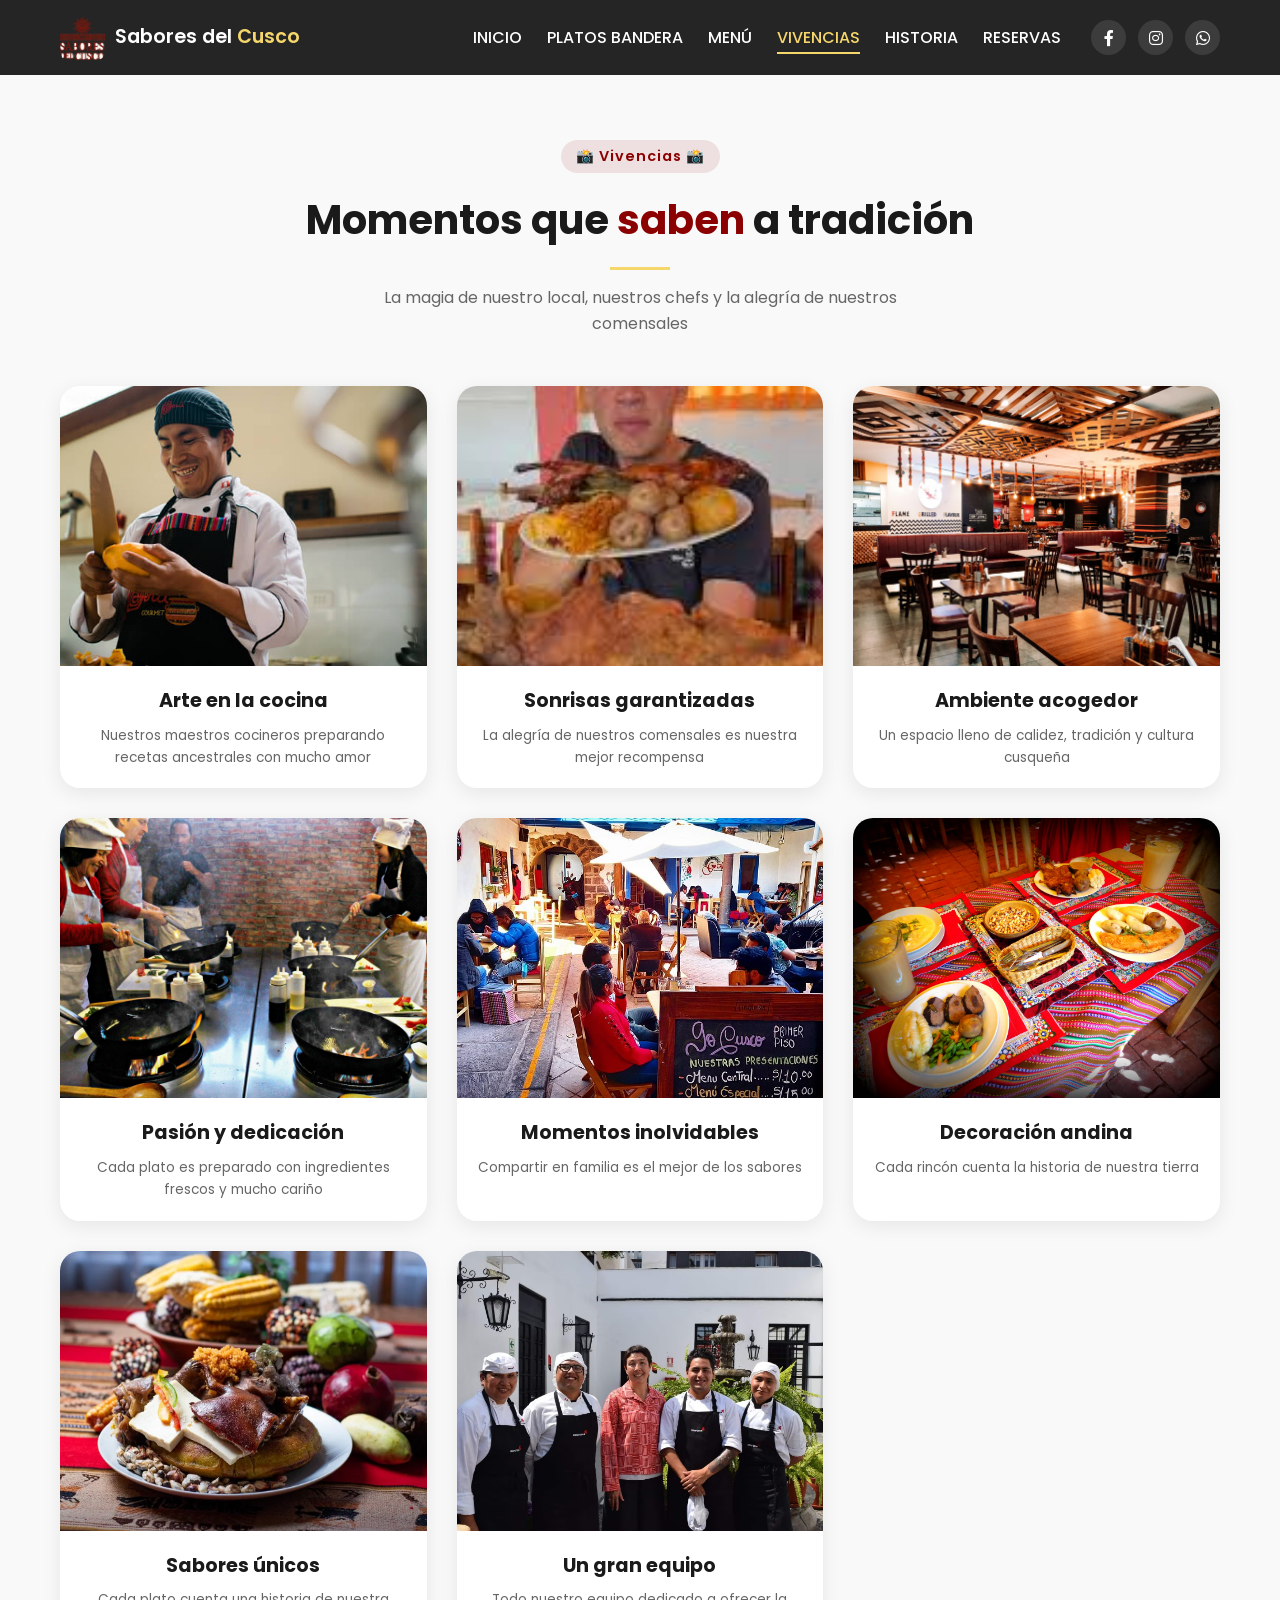
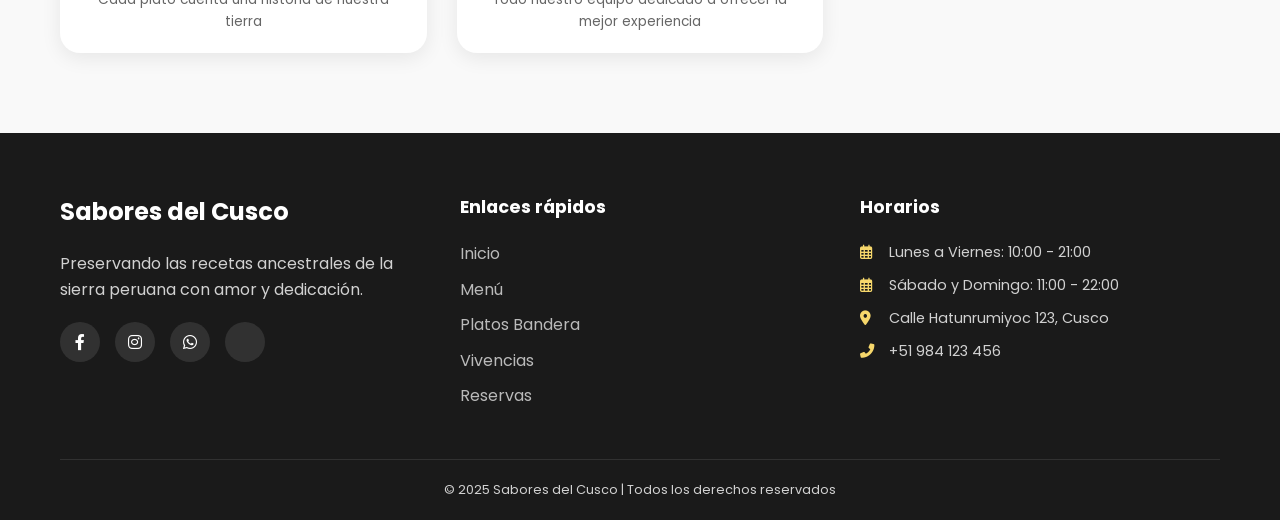
<file: VIVENCIA.html>
<!DOCTYPE html>
<html lang="es">
<head>
  <meta charset="UTF-8">
  <meta name="viewport" content="width=device-width, initial-scale=1.0">
  <meta name="description" content="Galería de experiencias - Chefs cocinando, clientes felices y el ambiente de Sabores del Cusco">
  <title>Vivencias | Sabores del Cusco</title>
  
  <!-- Google Fonts -->
  <link href="https://fonts.googleapis.com/css2?family=Poppins:wght@300;400;500;600;700;800&display=swap" rel="stylesheet">
  
  <!-- Font Awesome -->
  <link rel="stylesheet" href="https://cdnjs.cloudflare.com/ajax/libs/font-awesome/6.0.0-beta3/css/all.min.css">
  
  <!-- CSS -->
  <link rel="stylesheet" href="vivencia.css">
</head>
<body>

<!-- ============================================
     NAVEGACIÓN
     ============================================ -->
<nav class="navbar">
  <div class="container">
    <div class="navbar-brand">
      <img src="ruta_del_logo.png" alt="Logo" class="logo-img">
      <span class="brand-text">Sabores del <span class="highlight">Cusco</span></span>
    </div>
    
    <input type="checkbox" id="menu-toggle" class="menu-toggle">
    <label for="menu-toggle" class="menu-icon">
      <i class="fas fa-bars"></i>
    </label>
    
    <div class="nav-menu">
      <ul class="nav-links">
        <li><a href="index.html">INICIO</a></li>
        <li><a href="bandera.html">PLATOS BANDERA</a></li>
        <li><a href="menu.html">MENÚ</a></li>
        <li><a href="VIVENCIA.html" class="active">VIVENCIAS</a></li>
        <li><a href="index.html#historia">HISTORIA</a></li>
        <li><a href="index.html#reservas">RESERVAS</a></li>
      </ul>
      
      <div class="navbar-social">
        <a href="#"><i class="fab fa-facebook-f"></i></a>
        <a href="#"><i class="fab fa-instagram"></i></a>
        <a href="#"><i class="fab fa-whatsapp"></i></a>
      </div>
    </div>
  </div>
</nav>

<!-- ============================================
     SECCIÓN VIVENCIAS - GALERÍA DE EXPERIENCIAS
     ============================================ -->
<section class="vivencias-page">
  <div class="container">
    <div class="section-header">
      <span class="section-tag">📸 Vivencias 📸</span>
      <h1 class="section-title">Momentos que <span class="highlight">saben</span> a tradición</h1>
      <div class="divider"></div>
      <p class="section-description">La magia de nuestro local, nuestros chefs y la alegría de nuestros comensales</p>
    </div>
    
    <div class="vivencias-grid">
      <!-- Chefs cocinando -->
      <div class="vivencia-card">
        <div class="vivencia-image">
          <img src="chef_cocinando1.jpg" alt="Chef preparando plato tradicional" onerror="this.src='https://placehold.co/600x400/8B0000/white?text=Chef+Cocinando'">
          <div class="vivencia-overlay">
            <span class="vivencia-tag">👨‍🍳 Nuestros Chefs</span>
          </div>
        </div>
        <div class="vivencia-info">
          <h4>Arte en la cocina</h4>
          <p>Nuestros maestros cocineros preparando recetas ancestrales con mucho amor</p>
        </div>
      </div>
      
      <!-- Clientes felices -->
      <div class="vivencia-card">
        <div class="vivencia-image">
          <img src="clientes_felices1.jpg" alt="Clientes felices comiendo" onerror="this.src='https://placehold.co/600x400/8B0000/white?text=Clientes+Felices'">
          <div class="vivencia-overlay">
            <span class="vivencia-tag">😊 Clientes Felices</span>
          </div>
        </div>
        <div class="vivencia-info">
          <h4>Sonrisas garantizadas</h4>
          <p>La alegría de nuestros comensales es nuestra mejor recompensa</p>
        </div>
      </div>
      
      <!-- Ambiente del local -->
      <div class="vivencia-card">
        <div class="vivencia-image">
          <img src="local_ambiente1.jpg" alt="Ambiente acogedor del restaurante" onerror="this.src='https://placehold.co/600x400/8B0000/white?text=Nuestro+Local'">
          <div class="vivencia-overlay">
            <span class="vivencia-tag">🏠 Nuestro Local</span>
          </div>
        </div>
        <div class="vivencia-info">
          <h4>Ambiente acogedor</h4>
          <p>Un espacio lleno de calidez, tradición y cultura cusqueña</p>
        </div>
      </div>
      
      <!-- Chefs en acción - segundo chef -->
      <div class="vivencia-card">
        <div class="vivencia-image">
          <img src="chef_cocinando2.jpg" alt="Chef en la cocina" onerror="this.src='https://placehold.co/600x400/8B0000/white?text=Chef+en+Acción'">
          <div class="vivencia-overlay">
            <span class="vivencia-tag">🔥 Pasión por Cocinar</span>
          </div>
        </div>
        <div class="vivencia-info">
          <h4>Pasión y dedicación</h4>
          <p>Cada plato es preparado con ingredientes frescos y mucho cariño</p>
        </div>
      </div>
      
      <!-- Clientes en grupo -->
      <div class="vivencia-card">
        <div class="vivencia-image">
          <img src="clientes_grupo.jpg" alt="Grupo de clientes compartiendo" onerror="this.src='https://placehold.co/600x400/8B0000/white?text=Compartiendo'">
          <div class="vivencia-overlay">
            <span class="vivencia-tag">👪 Familia y Amigos</span>
          </div>
        </div>
        <div class="vivencia-info">
          <h4>Momentos inolvidables</h4>
          <p>Compartir en familia es el mejor de los sabores</p>
        </div>
      </div>
      
      <!-- Decoración del local -->
      <div class="vivencia-card">
        <div class="vivencia-image">
          <img src="decoracion_local.jpg" alt="Decoración típica del local" onerror="this.src='https://placehold.co/600x400/8B0000/white?text=Decoración+Típica'">
          <div class="vivencia-overlay">
            <span class="vivencia-tag">🪶 Tradición y Cultura</span>
          </div>
        </div>
        <div class="vivencia-info">
          <h4>Decoración andina</h4>
          <p>Cada rincón cuenta la historia de nuestra tierra</p>
        </div>
      </div>
      
      <!-- Platos recién servidos -->
      <div class="vivencia-card">
        <div class="vivencia-image">
          <img src="plato_servido.jpg" alt="Plato típico servido en mesa" onerror="this.src='https://placehold.co/600x400/8B0000/white?text=Plato+Típico'">
          <div class="vivencia-overlay">
            <span class="vivencia-tag">🍽️ Nuestros Platos</span>
          </div>
        </div>
        <div class="vivencia-info">
          <h4>Sabores únicos</h4>
          <p>Cada plato cuenta una historia de nuestra tierra</p>
        </div>
      </div>
      
      <!-- Equipo completo -->
      <div class="vivencia-card">
        <div class="vivencia-image">
          <img src="equipo_completo.jpg" alt="Todo el equipo del restaurante" onerror="this.src='https://placehold.co/600x400/8B0000/white?text=Nuestro+Equipo'">
          <div class="vivencia-overlay">
            <span class="vivencia-tag">🤝 Trabajo en Equipo</span>
          </div>
        </div>
        <div class="vivencia-info">
          <h4>Un gran equipo</h4>
          <p>Todo nuestro equipo dedicado a ofrecer la mejor experiencia</p>
        </div>
      </div>
    </div>
  </div>
</section>

<!-- ============================================
     FOOTER
     ============================================ -->
<footer class="footer">
  <div class="container">
    <div class="footer-grid">
      <div class="footer-info">
        <h3>Sabores del Cusco</h3>
        <p>Preservando las recetas ancestrales de la sierra peruana con amor y dedicación.</p>
        <div class="footer-social">
          <a href="#"><i class="fab fa-facebook-f"></i></a>
          <a href="#"><i class="fab fa-instagram"></i></a>
          <a href="#"><i class="fab fa-whatsapp"></i></a>
          <a href="#"><i class="fab fa-tripadvisor"></i></a>
        </div>
      </div>
      
      <div class="footer-links">
        <h4>Enlaces rápidos</h4>
        <ul>
          <li><a href="index.html">Inicio</a></li>
          <li><a href="index.html#menu">Menú</a></li>
          <li><a href="index.html#gallery">Platos Bandera</a></li>
          <li><a href="VIVENCIA.html">Vivencias</a></li>
          <li><a href="index.html#reservas">Reservas</a></li>
        </ul>
      </div>
      
      <div class="footer-contact">
        <h4>Horarios</h4>
        <p><i class="far fa-calendar-alt"></i> Lunes a Viernes: 10:00 - 21:00</p>
        <p><i class="far fa-calendar-alt"></i> Sábado y Domingo: 11:00 - 22:00</p>
        <p><i class="fas fa-map-marker-alt"></i> Calle Hatunrumiyoc 123, Cusco</p>
        <p><i class="fas fa-phone-alt"></i> +51 984 123 456</p>
      </div>
    </div>
    
    <div class="footer-bottom">
      <p>&copy; 2025 Sabores del Cusco | Todos los derechos reservados</p>
    </div>
  </div>
</footer>

<script>
  // Preloader
  window.addEventListener('load', function() {
    const preloader = document.querySelector('.preloader');
    if (preloader) {
      setTimeout(() => {
        preloader.style.opacity = '0';
        setTimeout(() => {
          preloader.style.display = 'none';
        }, 500);
      }, 800);
    }
  });
</script>

</body>
</html>
</file>
<file: style.css>
/* ============================================
   SABORES DEL CUSCO - ESTILOS COMPLETOS
   ============================================ */

/* Variables */
:root {
  --color-primary: #8B0000;
  --color-primary-dark: #6B0000;
  --color-secondary: #F6D76B;
  --color-secondary-dark: #e6c75a;
  --color-dark: #1a1a1a;
  --color-gray: #666;
  --color-light: #f9f9f9;
  --color-white: #ffffff;
  --font-main: 'Poppins', sans-serif;
  --transition: all 0.3s ease;
  --shadow: 0 5px 20px rgba(0,0,0,0.08);
  --shadow-hover: 0 15px 40px rgba(0,0,0,0.15);
}

* {
  margin: 0;
  padding: 0;
  box-sizing: border-box;
}

html {
  scroll-behavior: smooth;
}

body {
  font-family: var(--font-main);
  color: var(--color-dark);
  line-height: 1.6;
  background-color: var(--color-white);
}

.container {
  max-width: 1200px;
  margin: 0 auto;
  padding: 0 20px;
}

/* ============================================
   NAVEGACIÓN
   ============================================ */
.navbar {
  background: rgba(26, 26, 26, 0.95);
  padding: 15px 0;
  position: fixed;
  top: 0;
  width: 100%;
  z-index: 1000;
  backdrop-filter: blur(10px);
}

.navbar .container {
  display: flex;
  justify-content: space-between;
  align-items: center;
  flex-wrap: wrap;
}
/* Tamaño del logo */
.logo-img {
  width: 40px;    
  height: 40px;   
  object-fit: cover;
  border-radius: 8px;  /* Opcional: esquinas redondeadas */
}
.navbar-brand {
  display: flex;
  align-items: center;
  gap: 10px;
}

.brand-text {
  font-size: 1.2rem;
  font-weight: 600;
  color: white;
}

.brand-text .highlight {
  color: var(--color-secondary);
}

.menu-toggle {
  display: none;
}

.menu-icon {
  display: none;
  font-size: 1.8rem;
  color: white;
  cursor: pointer;
}

.nav-menu {
  display: flex;
  align-items: center;
  gap: 30px;
}

.nav-links {
  display: flex;
  list-style: none;
  gap: 25px;
  margin: 0;
  padding: 0;
}

.nav-links li a {
  color: white;
  text-decoration: none;
  font-weight: 500;
  transition: var(--transition);
  position: relative;
  padding: 5px 0;
}

.nav-links li a:hover,
.nav-links li a.active {
  color: var(--color-secondary);
}

.nav-links li a::after {
  content: '';
  position: absolute;
  bottom: 0;
  left: 0;
  width: 0;
  height: 2px;
  background: var(--color-secondary);
  transition: var(--transition);
}

.nav-links li a:hover::after,
.nav-links li a.active::after {
  width: 100%;
}

.navbar-social {
  display: flex;
  gap: 12px;
}

.navbar-social a {
  width: 35px;
  height: 35px;
  background: rgba(255,255,255,0.1);
  border-radius: 50%;
  display: flex;
  align-items: center;
  justify-content: center;
  color: white;
  transition: var(--transition);
  text-decoration: none;
}

.navbar-social a:hover {
  background: var(--color-secondary);
  color: var(--color-dark);
  transform: translateY(-3px);
}

/* ============================================
   HERO SECTION CON CARRUSEL AUTOMÁTICO
   ============================================ */
.hero-section {
  margin-top: 80px;
  position: relative;
  min-height: calc(100vh - 80px);
  display: flex;
  align-items: center;
  overflow: hidden;
}

/* CARRUSEL */
.carrusel {
  position: absolute;
  top: 0;
  left: 0;
  width: 100%;
  height: 100%;
  z-index: 0;
}

.carrusel-contenedor {
  display: flex;
  width: 500%;
  height: 100%;
  animation: carruselAnimacion 20s infinite linear;
}

.carrusel-slide {
  width: 20%;
  height: 100%;
  position: relative;
  background-color: #484242; 
}

/* IMÁGENES COMPLETAS SIN CORTAR  */
.carrusel-slide img {
  width: 100%;
  height: 100%;
  object-fit: contain;     
  object-position: center; 
  display: block;
}

/* Overlay dentro de cada slide */
.slide-overlay {
  position: absolute;
  top: 0;
  left: 0;
  width: 100%;
  height: 100%;
  background: linear-gradient(135deg, (0,0,0,0.6), (0,0,0,0.4));
  pointer-events: none;
}

/* Animación del carrusel */
@keyframes carruselAnimacion {
  0% { transform: translateX(0); }
  8% { transform: translateX(0); }
  10% { transform: translateX(-20%); }
  18% { transform: translateX(-20%); }
  20% { transform: translateX(-40%); }
  28% { transform: translateX(-40%); }
  30% { transform: translateX(-60%); }
  38% { transform: translateX(-60%); }
  40% { transform: translateX(-80%); }
  48% { transform: translateX(-80%); }
  50% { transform: translateX(-80%); }
  58% { transform: translateX(-60%); }
  60% { transform: translateX(-40%); }
  68% { transform: translateX(-40%); }
  70% { transform: translateX(-20%); }
  78% { transform: translateX(-20%); }
  80% { transform: translateX(0); }
  100% { transform: translateX(0); }
}

/* Pausar animación al pasar el mouse */
.carrusel:hover .carrusel-contenedor {
  animation-play-state: paused;
}
/* Overlay general */
.hero-overlay {
  position: absolute;
  top: 0;
  left: 0;
  width: 100%;
  height: 100%;
  background: linear-gradient(135deg, (247, 246, 246, 0.7), (200, 198, 198, 0.987));
  z-index: 1;
}

.hero-content {
  position: relative;
  z-index: 2;
}

.hero-text {
  max-width: 600px;
}

.hero-title {
  font-size: 4rem;
  font-weight: 800;
  color: white;
  margin-bottom: 20px;
  line-height: 1.2;
  animation: fadeInUp 1s ease;
}

.hero-title .highlight {
  color: var(--color-secondary);
}

.hero-subtitle {
  font-size: 1.2rem;
  color: rgba(255,255,255,0.9);
  margin-bottom: 30px;
  animation: fadeInUp 1s ease 0.2s both;
}

.hero-buttons {
  display: flex;
  gap: 20px;
  flex-wrap: wrap;
  animation: fadeInUp 1s ease 0.4s both;
}

.btn {
  padding: 12px 32px;
  border-radius: 40px;
  font-weight: 600;
  transition: var(--transition);
  text-decoration: none;
  display: inline-flex;
  align-items: center;
  gap: 8px;
}

.btn-primary {
  background: var(--color-primary);
  color: white;
  border: none;
}

.btn-primary:hover {
  background: var(--color-primary-dark);
  transform: translateY(-2px);
  box-shadow: 0 5px 20px rgba(139,0,0,0.4);
}

.btn-outline {
  background: transparent;
  border: 2px solid white;
  color: white;
}

.btn-outline:hover {
  background: white;
  color: var(--color-primary);
  transform: translateY(-2px);
}

/* Scroll down */
.hero-scroll {
  position: absolute;
  bottom: 30px;
  left: 50%;
  transform: translateX(-50%);
  z-index: 3;
}

.hero-scroll a {
  width: 40px;
  height: 40px;
  background: rgba(255,255,255,0.2);
  border-radius: 50%;
  display: flex;
  align-items: center;
  justify-content: center;
  color: white;
  transition: var(--transition);
  animation: bounce 2s infinite;
  text-decoration: none;
}

.hero-scroll a:hover {
  background: var(--color-secondary);
  color: var(--color-dark);
}

/* Animaciones */
@keyframes fadeInUp {
  from {
    opacity: 0;
    transform: translateY(30px);
  }
  to {
    opacity: 1;
    transform: translateY(0);
  }
}

@keyframes bounce {
  0%, 100% { transform: translateY(0); }
  50% { transform: translateY(10px); }
}

/* ============================================
   SECCIONES GENERALES
   ============================================ */
.section-header {
  text-align: center;
  margin-bottom: 50px;
}

.section-tag {
  display: inline-block;
  padding: 5px 15px;
  background: rgba(139,0,0,0.1);
  color: var(--color-primary);
  border-radius: 30px;
  font-size: 0.8rem;
  font-weight: 600;
  letter-spacing: 1px;
  margin-bottom: 15px;
}

.section-title {
  font-size: 2.5rem;
  font-weight: 700;
  margin-bottom: 15px;
  color: var(--color-dark);
}

.divider {
  width: 60px;
  height: 3px;
  background: var(--color-secondary);
  margin: 15px auto;
}

.divider-left {
  width: 60px;
  height: 3px;
  background: var(--color-secondary);
  margin: 15px 0;
}

.section-description {
  color: var(--color-gray);
  max-width: 600px;
  margin: 0 auto;
}

/* ============================================
   GALERÍA DE PLATOS
   ============================================ */
.gallery-section {
  padding: 80px 0;
  background: var(--color-light);
}

.gallery-grid {
  display: grid;
  grid-template-columns: repeat(auto-fit, minmax(280px, 1fr));
  gap: 30px;
}

.dish-card {
  background: white;
  border-radius: 16px;
  overflow: hidden;
  box-shadow: var(--shadow);
  transition: var(--transition);
}

.dish-card:hover {
  transform: translateY(-10px);
  box-shadow: var(--shadow-hover);
}

.dish-image {
  position: relative;
  overflow: hidden;
  height: 250px;
}

.dish-image img {
  width: 100%;
  height: 100%;
  object-fit: cover;
  transition: var(--transition);
}

.dish-card:hover .dish-image img {
  transform: scale(1.1);
}

.dish-overlay {
  position: absolute;
  top: 0;
  left: 0;
  width: 100%;
  height: 100%;
  background: rgba(139,0,0,0.8);
  display: flex;
  align-items: center;
  justify-content: center;
  opacity: 0;
  transition: var(--transition);
}

.dish-card:hover .dish-overlay {
  opacity: 1;
}

.dish-price {
  background: var(--color-secondary);
  padding: 10px 25px;
  border-radius: 30px;
  font-weight: 700;
  font-size: 1.2rem;
  color: var(--color-dark);
}

.dish-info {
  padding: 20px;
  text-align: center;
}

.dish-info h3 {
  font-size: 1.2rem;
  font-weight: 700;
  margin-bottom: 5px;
}

.dish-info p {
  color: var(--color-gray);
  font-size: 0.85rem;
}

/* ============================================
   MENÚ SECCIÓN
   ============================================ */
.menu-section {
  padding: 80px 0;
  background: white;
}

.menu-grid {
  display: grid;
  grid-template-columns: repeat(auto-fit, minmax(400px, 1fr));
  gap: 20px;
}

.menu-card {
  display: flex;
  align-items: center;
  gap: 20px;
  padding: 20px;
  background: var(--color-light);
  border-radius: 16px;
  transition: var(--transition);
}

.menu-card:hover {
  transform: translateX(10px);
  background: white;
  box-shadow: var(--shadow);
}

.menu-icon {
  width: 60px;
  height: 60px;
  background: var(--color-primary);
  border-radius: 50%;
  display: flex;
  align-items: center;
  justify-content: center;
  color: white;
  font-size: 1.5rem;
}

.menu-content {
  flex: 1;
}

.menu-content h4 {
  font-size: 1.1rem;
  font-weight: 700;
  margin-bottom: 5px;
  display: flex;
  justify-content: space-between;
}

.menu-content h4 span {
  color: var(--color-primary);
  font-weight: 800;
}

.menu-content p {
  color: var(--color-gray);
  font-size: 0.85rem;
  margin: 0;
}

/* ============================================
   BEBIDAS SECCIÓN
   ============================================ */
.drinks-section {
  padding: 80px 0;
  background: var(--color-light);
}

.drinks-grid {
  display: grid;
  grid-template-columns: repeat(auto-fit, minmax(250px, 1fr));
  gap: 30px;
}

.drink-card {
  background: white;
  border-radius: 16px;
  overflow: hidden;
  text-align: center;
  transition: var(--transition);
  box-shadow: var(--shadow);
}

.drink-card:hover {
  transform: translateY(-5px);
  box-shadow: var(--shadow-hover);
}

.drink-image {
  height: 200px;
  overflow: hidden;
}

.drink-image img {
  width: 100%;
  height: 100%;
  object-fit: cover;
  transition: var(--transition);
}

.drink-card:hover .drink-image img {
  transform: scale(1.05);
}

.drink-info {
  padding: 20px;
}

.drink-info h4 {
  font-size: 1.1rem;
  font-weight: 700;
  margin-bottom: 5px;
}

.drink-info p {
  font-size: 1.2rem;
  font-weight: 700;
  color: var(--color-primary);
  margin: 5px 0;
}

.drink-info small {
  color: var(--color-gray);
  font-size: 0.75rem;
}

/* ============================================
   HISTORIA SECCIÓN
   ============================================ */
.history-section {
  padding: 80px 0;
  background: white;
}

.history-grid {
  display: grid;
  grid-template-columns: repeat(auto-fit, minmax(400px, 1fr));
  gap: 50px;
}

.history-content h2 {
  font-size: 2rem;
  font-weight: 700;
  margin: 15px 0;
}

.history-content h2 .highlight {
  color: var(--color-primary);
}

.history-content p {
  color: var(--color-gray);
  margin-bottom: 20px;
}

.award-badge {
  display: flex;
  align-items: center;
  gap: 15px;
  padding: 15px 20px;
  background: var(--color-light);
  border-radius: 12px;
  margin-top: 30px;
}

.award-badge i {
  font-size: 2rem;
  color: var(--color-secondary);
}

.award-badge strong {
  display: block;
  font-size: 1rem;
}

.award-badge small {
  color: var(--color-gray);
  font-size: 0.8rem;
}

.testimonials h3 {
  font-size: 1.5rem;
  margin-bottom: 20px;
}

.testimonial-card {
  background: var(--color-light);
  padding: 20px;
  border-radius: 16px;
  margin-bottom: 20px;
  transition: var(--transition);
}

.testimonial-card:hover {
  transform: translateX(5px);
  box-shadow: var(--shadow);
}

.testimonial-card i {
  color: var(--color-secondary);
  font-size: 1.5rem;
  opacity: 0.5;
  margin-bottom: 10px;
}

.testimonial-card p {
  margin-bottom: 15px;
  font-style: italic;
}

.testimonial-author {
  display: flex;
  justify-content: space-between;
  align-items: center;
}

.stars {
  color: var(--color-secondary);
  font-size: 0.9rem;
}

/* ============================================
   RESERVAS SECCIÓN
   ============================================ */
.reservas-section {
  padding: 80px 0;
  background: linear-gradient(135deg, var(--color-light), white);
}

.reservas-grid {
  display: grid;
  grid-template-columns: repeat(auto-fit, minmax(350px, 1fr));
  gap: 40px;
}

.reservas-info {
  background: white;
  padding: 30px;
  border-radius: 20px;
  box-shadow: var(--shadow);
}

.info-item {
  display: flex;
  gap: 15px;
  margin-bottom: 25px;
}

.info-item i {
  width: 45px;
  height: 45px;
  background: var(--color-primary);
  border-radius: 12px;
  display: flex;
  align-items: center;
  justify-content: center;
  color: white;
  font-size: 1.2rem;
}

.info-item h4 {
  font-size: 1rem;
  margin-bottom: 5px;
}

.info-item p {
  color: var(--color-gray);
  margin: 0;
  font-size: 0.9rem;
}

.reserva-form {
  background: white;
  padding: 30px;
  border-radius: 20px;
  box-shadow: var(--shadow);
}

.form-row {
  display: grid;
  grid-template-columns: 1fr 1fr;
  gap: 15px;
  margin-bottom: 15px;
}

.reserva-form input,
.reserva-form select,
.reserva-form textarea {
  width: 100%;
  padding: 12px 15px;
  border: 1px solid #e0e0e0;
  border-radius: 12px;
  font-family: var(--font-main);
  transition: var(--transition);
}

.reserva-form input:focus,
.reserva-form select:focus,
.reserva-form textarea:focus {
  border-color: var(--color-primary);
  outline: none;
  box-shadow: 0 0 0 3px rgba(139,0,0,0.1);
}

.btn-reservar {
  width: 100%;
  background: var(--color-primary);
  color: white;
  padding: 12px 35px;
  border-radius: 40px;
  border: none;
  font-weight: 600;
  margin-top: 15px;
  transition: var(--transition);
  cursor: pointer;
  font-family: var(--font-main);
  display: flex;
  align-items: center;
  justify-content: center;
  gap: 8px;
}

.btn-reservar:hover {
  background: var(--color-primary-dark);
  transform: translateY(-2px);
  box-shadow: 0 5px 20px rgba(139,0,0,0.3);
}

/* ============================================
   FOOTER
   ============================================ */
.footer {
  background: var(--color-dark);
  color: rgba(255,255,255,0.8);
  padding: 60px 0 0;
}

.footer-grid {
  display: grid;
  grid-template-columns: repeat(auto-fit, minmax(280px, 1fr));
  gap: 40px;
  margin-bottom: 40px;
}

.footer-info h3 {
  color: white;
  font-size: 1.5rem;
  margin-bottom: 20px;
}

.footer-social {
  display: flex;
  gap: 15px;
  margin-top: 20px;
}

.footer-social a {
  width: 40px;
  height: 40px;
  background: rgba(255,255,255,0.1);
  border-radius: 50%;
  display: flex;
  align-items: center;
  justify-content: center;
  color: white;
  transition: var(--transition);
  text-decoration: none;
}

.footer-social a:hover {
  background: var(--color-secondary);
  color: var(--color-dark);
  transform: translateY(-3px);
}

.footer-links h4,
.footer-contact h4 {
  color: white;
  font-size: 1.1rem;
  margin-bottom: 20px;
}

.footer-links ul {
  list-style: none;
  padding: 0;
}

.footer-links ul li {
  margin-bottom: 10px;
}

.footer-links ul li a {
  color: rgba(255,255,255,0.7);
  text-decoration: none;
  transition: var(--transition);
}

.footer-links ul li a:hover {
  color: var(--color-secondary);
  padding-left: 5px;
}

.footer-contact p {
  margin-bottom: 10px;
  font-size: 0.9rem;
}

.footer-contact p i {
  width: 25px;
  color: var(--color-secondary);
}

.footer-bottom {
  text-align: center;
  padding: 20px 0;
  border-top: 1px solid rgba(255,255,255,0.1);
  font-size: 0.8rem;
}

/* ============================================
   RESPONSIVE
   ============================================ */
@media (max-width: 768px) {
  .container {
    padding: 0 15px;
  }
  
  .hero-title {
    font-size: 2.5rem;
  }
  
  .section-title {
    font-size: 2rem;
  }
  
  .menu-icon {
    display: block;
  }
  
  .nav-menu {
    position: fixed;
    top: 80px;
    left: -100%;
    width: 100%;
    height: calc(100vh - 80px);
    background: rgba(26, 26, 26, 0.98);
    flex-direction: column;
    padding: 40px 20px;
    transition: left 0.3s ease;
    z-index: 999;
  }
  
  .menu-toggle:checked ~ .nav-menu {
    left: 0;
  }
  
  .nav-links {
    flex-direction: column;
    align-items: center;
    gap: 20px;
  }
  
  .navbar-social {
    justify-content: center;
    margin-top: 30px;
  }
  
  .menu-grid {
    grid-template-columns: 1fr;
  }
  
  .history-grid {
    grid-template-columns: 1fr;
    gap: 30px;
  }
  
  .reservas-grid {
    grid-template-columns: 1fr;
  }
  
  .form-row {
    grid-template-columns: 1fr;
  }
  
  .footer-grid {
    grid-template-columns: 1fr;
    text-align: center;
  }
  
  .footer-social {
    justify-content: center;
  }
  
  .divider-left {
    margin: 15px auto;
  }
  
  .history-content {
    text-align: center;
  }
  
  .award-badge {
    justify-content: center;
  }
}

@media (max-width: 480px) {
  .hero-title {
    font-size: 2rem;
  }
  
  .hero-subtitle {
    font-size: 1rem;
  }
  
  .btn {
    padding: 8px 20px;
    font-size: 0.9rem;
  }
  
  .section-title {
    font-size: 1.8rem;
  }
  
  .gallery-section,
  .menu-section,
  .drinks-section,
  .history-section,
  .reservas-section {
    padding: 50px 0;
  }
  
  .gallery-grid {
    grid-template-columns: 1fr;
  }
  
  .drinks-grid {
    grid-template-columns: 1fr;
  }
}

/* Scrollbar personalizado */
::-webkit-scrollbar {
  width: 10px;
}

::-webkit-scrollbar-track {
  background: var(--color-light);
}

::-webkit-scrollbar-thumb {
  background: var(--color-primary);
  border-radius: 5px;
}

::-webkit-scrollbar-thumb:hover {
  background: var(--color-primary-dark);
}

/* ============================================
   BOTÓN FLOTANTE DE WHATSAPP
   ============================================ */
.btn-whatsapp {
  position: fixed;
  bottom: 30px;
  right: 30px;
  background-color: #25D366;
  color: white;
  width: 60px;
  height: 60px;
  border-radius: 50%;
  display: flex;
  align-items: center;
  justify-content: center;
  font-size: 2rem;
  box-shadow: 0 5px 20px rgba(0,0,0,0.2);
  transition: all 0.3s ease;
  z-index: 999;
  text-decoration: none;
  animation: pulse 2s infinite;
}

.btn-whatsapp:hover {
  transform: scale(1.1);
  background-color: #128C7E;
  box-shadow: 0 8px 25px rgba(0,0,0,0.3);
}

.btn-whatsapp span {
  display: none;
  position: absolute;
  right: 70px;
  background: #1a1a1a;
  color: white;
  padding: 8px 15px;
  border-radius: 30px;
  font-size: 0.8rem;
  white-space: nowrap;
  font-weight: 500;
}

.btn-whatsapp:hover span {
  display: block;
}

@keyframes pulse {
  0% {
    box-shadow: 0 0 0 0 rgba(37, 211, 102, 0.4);
  }
  70% {
    box-shadow: 0 0 0 15px rgba(37, 211, 102, 0);
  }
  100% {
    box-shadow: 0 0 0 0 rgba(37, 211, 102, 0);
  }
}

/* Responsive para móviles */
@media (max-width: 768px) {
  .btn-whatsapp {
    width: 50px;
    height: 50px;
    font-size: 1.5rem;
    bottom: 20px;
    right: 20px;
  }
  
  .btn-whatsapp span {
    display: none;
  }
}
</file>
<file: platos.css>
/* ============================================
   PLATOS BANDERA - ESTILOS COMPLETOS
   ============================================ */

:root {
  --color-primary: #8B0000;
  --color-primary-dark: #6B0000;
  --color-secondary: #F6D76B;
  --color-secondary-dark: #e6c75a;
  --color-dark: #1a1a1a;
  --color-gray: #666;
  --color-light: #f9f9f9;
  --color-white: #ffffff;
  --font-main: 'Poppins', sans-serif;
  --font-titulos: 'Playfair Display', serif;
  --transition: all 0.3s ease;
  --shadow: 0 5px 20px rgba(0,0,0,0.08);
  --shadow-hover: 0 15px 40px rgba(0,0,0,0.15);
}

* {
  margin: 0;
  padding: 0;
  box-sizing: border-box;
}

html {
  scroll-behavior: smooth;
}

body {
  font-family: var(--font-main);
  color: var(--color-dark);
  line-height: 1.6;
  background-color: var(--color-white);
}

.container {
  max-width: 1200px;
  margin: 0 auto;
  padding: 0 20px;
}

/* ============================================
   NAVEGACIÓN
   ============================================ */
.navbar {
  background: rgba(26, 26, 26, 0.95);
  padding: 15px 0;
  position: fixed;
  top: 0;
  width: 100%;
  z-index: 1000;
  backdrop-filter: blur(10px);
}

.navbar .container {
  display: flex;
  justify-content: space-between;
  align-items: center;
  flex-wrap: wrap;
}

.navbar-brand {
  display: flex;
  align-items: center;
  gap: 10px;
}

.logo-img {
  width: 45px;
  height: 45px;
  object-fit: cover;
  border-radius: 8px;
}

.brand-text {
  font-size: 1.2rem;
  font-weight: 600;
  color: white;
}

.brand-text .highlight {
  color: var(--color-secondary);
}

.menu-toggle {
  display: none;
}

.menu-icon {
  display: none;
  font-size: 1.8rem;
  color: white;
  cursor: pointer;
}

.nav-menu {
  display: flex;
  align-items: center;
  gap: 30px;
}

.nav-links {
  display: flex;
  list-style: none;
  gap: 25px;
  margin: 0;
  padding: 0;
}

.nav-links li a {
  color: white;
  text-decoration: none;
  font-weight: 500;
  transition: var(--transition);
  position: relative;
  padding: 5px 0;
}

.nav-links li a:hover,
.nav-links li a.active {
  color: var(--color-secondary);
}

.nav-links li a::after {
  content: '';
  position: absolute;
  bottom: 0;
  left: 0;
  width: 0;
  height: 2px;
  background: var(--color-secondary);
  transition: var(--transition);
}

.nav-links li a:hover::after,
.nav-links li a.active::after {
  width: 100%;
}

.navbar-social {
  display: flex;
  gap: 12px;
}

.navbar-social a {
  width: 35px;
  height: 35px;
  background: rgba(255,255,255,0.1);
  border-radius: 50%;
  display: flex;
  align-items: center;
  justify-content: center;
  color: white;
  transition: var(--transition);
  text-decoration: none;
}

.navbar-social a:hover {
  background: var(--color-secondary);
  color: var(--color-dark);
  transform: translateY(-3px);
}

/* ============================================
   HERO DE PLATOS
   ============================================ */
.hero-platos {
  position: relative;
  height: 50vh;
  min-height: 400px;
  background: url('cusco.jpeg');
  background-size: cover;
  background-position: center;
  display: flex;
  align-items: center;
  text-align: center;
  margin-top: 75px;
}

.hero-platos-overlay {
  position: absolute;
  top: 0;
  left: 0;
  width: 100%;
  height: 100%;
  background: linear-gradient(135deg, rgba(0,0,0,0.8), rgba(0,0,0,0.5));
}

.hero-platos-content {
  position: relative;
  z-index: 2;
  text-align: center;
  width: 100%;
}

.hero-platos-title {
  font-size: 3.5rem;
  font-weight: 800;
  color: white;
  margin-bottom: 15px;
  font-family: var(--font-titulos);
}

.hero-platos-title .highlight {
  color: var(--color-secondary);
}

.hero-platos-divider {
  width: 80px;
  height: 3px;
  background: var(--color-secondary);
  margin: 20px auto;
}

.hero-platos-subtitle {
  font-size: 1.2rem;
  color: rgba(255,255,255,0.9);
  max-width: 600px;
  margin: 0 auto;
}

/* ============================================
   HISTORIA DE PLATOS
   ============================================ */
.plato-historia {
  padding: 80px 0;
  background: var(--color-white);
}

.plato-historia.par {
  background: var(--color-light);
}

.plato-grid {
  display: grid;
  grid-template-columns: 1fr 1fr;
  gap: 50px;
  align-items: center;
}

.plato-grid.reverse {
  direction: rtl;
}

.plato-grid.reverse > * {
  direction: ltr;
}

.plato-imagen {
  position: relative;
  border-radius: 20px;
  overflow: hidden;
  box-shadow: var(--shadow-hover);
}

.plato-imagen img {
  width: 100%;
  height: 500px;
  object-fit: cover;
  transition: var(--transition);
}

.plato-imagen:hover img {
  transform: scale(1.05);
}

.plato-badge {
  position: absolute;
  top: 20px;
  right: 20px;
  background: var(--color-secondary);
  color: var(--color-dark);
  padding: 8px 16px;
  border-radius: 30px;
  font-size: 0.8rem;
  font-weight: 600;
}

.plato-contenido {
  padding: 20px;
}

.plato-categoria {
  display: inline-block;
  padding: 5px 15px;
  background: rgba(139,0,0,0.1);
  color: var(--color-primary);
  border-radius: 30px;
  font-size: 0.8rem;
  font-weight: 600;
  margin-bottom: 15px;
}

.plato-titulo {
  font-size: 2.5rem;
  font-weight: 800;
  margin-bottom: 15px;
  font-family: var(--font-titulos);
}

.plato-titulo .highlight {
  color: var(--color-primary);
}

.plato-divider {
  width: 60px;
  height: 3px;
  background: var(--color-secondary);
  margin: 20px 0;
}

.plato-descripcion {
  color: var(--color-gray);
  margin-bottom: 30px;
  line-height: 1.8;
}

/* Curiosidades */
.plato-curiosidades {
  display: flex;
  gap: 20px;
  margin-bottom: 30px;
  flex-wrap: wrap;
}

.curiosidad {
  display: flex;
  align-items: center;
  gap: 12px;
  background: var(--color-light);
  padding: 12px 18px;
  border-radius: 12px;
  flex: 1;
  min-width: 150px;
}

.curiosidad i {
  font-size: 1.5rem;
  color: var(--color-primary);
}

.curiosidad h4 {
  font-size: 0.9rem;
  font-weight: 700;
  margin-bottom: 3px;
}

.curiosidad p {
  font-size: 0.75rem;
  color: var(--color-gray);
}

/* Cita */
.plato-cita {
  background: rgba(139,0,0,0.05);
  padding: 20px;
  border-radius: 16px;
  margin-bottom: 30px;
  border-left: 4px solid var(--color-secondary);
}

.plato-cita i {
  color: var(--color-secondary);
  font-size: 1.5rem;
  opacity: 0.5;
  margin-bottom: 10px;
  display: block;
}

.plato-cita p {
  font-style: italic;
  margin-bottom: 10px;
}

.plato-cita span {
  font-size: 0.8rem;
  color: var(--color-gray);
}

/* Precio */
.plato-precio {
  display: flex;
  align-items: baseline;
  gap: 10px;
}

.precio-label {
  font-size: 0.9rem;
  color: var(--color-gray);
}

.precio-valor {
  font-size: 2rem;
  font-weight: 800;
  color: var(--color-primary);
}

/* ============================================
   GALERÍA DE SABORES
   ============================================ */
.galeria-sabores {
  padding: 80px 0;
  background: var(--color-white);
}

.section-header {
  text-align: center;
  margin-bottom: 50px;
}

.section-tag {
  display: inline-block;
  padding: 5px 15px;
  background: rgba(139,0,0,0.1);
  color: var(--color-primary);
  border-radius: 30px;
  font-size: 0.8rem;
  font-weight: 600;
  letter-spacing: 1px;
  margin-bottom: 15px;
}

.section-title {
  font-size: 2.5rem;
  font-weight: 700;
  margin-bottom: 15px;
  font-family: var(--font-titulos);
}

.section-title .highlight {
  color: var(--color-primary);
}

.divider {
  width: 60px;
  height: 3px;
  background: var(--color-secondary);
  margin: 15px auto;
}

.section-description {
  color: var(--color-gray);
  max-width: 600px;
  margin: 0 auto;
}

.galeria-grid {
  display: grid;
  grid-template-columns: repeat(auto-fit, minmax(350px, 1fr));
  gap: 30px;
}

.galeria-item {
  position: relative;
  border-radius: 16px;
  overflow: hidden;
  height: 280px;
  cursor: pointer;
}

.galeria-item img {
  width: 100%;
  height: 100%;
  object-fit: cover;
  transition: var(--transition);
}

.galeria-item:hover img {
  transform: scale(1.1);
}

.galeria-overlay {
  position: absolute;
  bottom: 0;
  left: 0;
  right: 0;
  background: linear-gradient(to top, rgba(0,0,0,0.8), transparent);
  padding: 20px;
  transform: translateY(100%);
  transition: var(--transition);
}

.galeria-item:hover .galeria-overlay {
  transform: translateY(0);
}

.galeria-overlay h4 {
  color: white;
  font-size: 1.1rem;
  font-weight: 700;
  margin-bottom: 5px;
}

.galeria-overlay p {
  color: rgba(255,255,255,0.8);
  font-size: 0.8rem;
}

/* ============================================
   FOOTER
   ============================================ */
.footer {
  background: var(--color-dark);
  color: rgba(255,255,255,0.8);
  padding: 60px 0 0;
}

.footer-grid {
  display: grid;
  grid-template-columns: repeat(auto-fit, minmax(280px, 1fr));
  gap: 40px;
  margin-bottom: 40px;
}

.footer-info h3 {
  color: white;
  font-size: 1.5rem;
  margin-bottom: 20px;
}

.footer-social {
  display: flex;
  gap: 15px;
  margin-top: 20px;
}

.footer-social a {
  width: 40px;
  height: 40px;
  background: rgba(255,255,255,0.1);
  border-radius: 50%;
  display: flex;
  align-items: center;
  justify-content: center;
  color: white;
  transition: var(--transition);
  text-decoration: none;
}

.footer-social a:hover {
  background: var(--color-secondary);
  color: var(--color-dark);
  transform: translateY(-3px);
}

.footer-links h4,
.footer-contact h4 {
  color: white;
  font-size: 1.1rem;
  margin-bottom: 20px;
}

.footer-links ul {
  list-style: none;
  padding: 0;
}

.footer-links ul li {
  margin-bottom: 10px;
}

.footer-links ul li a {
  color: rgba(255,255,255,0.7);
  text-decoration: none;
  transition: var(--transition);
}

.footer-links ul li a:hover {
  color: var(--color-secondary);
  padding-left: 5px;
}

.footer-contact p {
  margin-bottom: 10px;
  font-size: 0.9rem;
}

.footer-contact p i {
  width: 25px;
  color: var(--color-secondary);
}

.footer-bottom {
  text-align: center;
  padding: 20px 0;
  border-top: 1px solid rgba(255,255,255,0.1);
  font-size: 0.8rem;
}

/* ============================================
   RESPONSIVE
   ============================================ */
@media (max-width: 768px) {
  .hero-platos-title {
    font-size: 2.2rem;
  }
  
  .plato-grid {
    grid-template-columns: 1fr;
    gap: 30px;
  }
  
  .plato-imagen img {
    height: 350px;
  }
  
  .plato-titulo {
    font-size: 2rem;
  }
  
  .plato-curiosidades {
    flex-direction: column;
  }
  
  .menu-icon {
    display: block;
  }
  
  .nav-menu {
    position: fixed;
    top: 75px;
    left: -100%;
    width: 100%;
    background: rgba(26,26,26,0.98);
    flex-direction: column;
    padding: 40px;
    transition: left 0.3s ease;
    z-index: 999;
  }
  
  .menu-toggle:checked ~ .nav-menu {
    left: 0;
  }
  
  .nav-links {
    flex-direction: column;
    align-items: center;
  }
  
  .navbar-social {
    margin-top: 20px;
  }
  
  .galeria-grid {
    grid-template-columns: 1fr;
  }
  
  .footer-grid {
    grid-template-columns: 1fr;
    text-align: center;
  }
  
  .footer-social {
    justify-content: center;
  }
}

@media (max-width: 480px) {
  .hero-platos-title {
    font-size: 1.8rem;
  }
  
  .plato-titulo {
    font-size: 1.6rem;
  }
  
  .plato-imagen img {
    height: 250px;
  }
}

/* Scrollbar */
::-webkit-scrollbar {
  width: 10px;
}

::-webkit-scrollbar-track {
  background: var(--color-light);
}

::-webkit-scrollbar-thumb {
  background: var(--color-primary);
  border-radius: 5px;
}
</file>
<file: menu.css>
/* ============================================
   MENÚ - ESTILOS
   ============================================ */

/* Variables */
:root {
  --color-primary: #8B0000;
  --color-primary-dark: #6B0000;
  --color-secondary: #F6D76B;
  --color-dark: #1a1a1a;
  --color-gray: #666;
  --color-light: #f9f9f9;
  --color-white: #ffffff;
  --font-main: 'Poppins', sans-serif;
  --transition: all 0.3s ease;
  --shadow: 0 5px 20px rgba(0,0,0,0.08);
  --shadow-hover: 0 15px 40px rgba(0,0,0,0.15);
}

* {
  margin: 0;
  padding: 0;
  box-sizing: border-box;
}

html {
  scroll-behavior: smooth;
}

body {
  font-family: var(--font-main);
  color: var(--color-dark);
  line-height: 1.6;
  background-color: var(--color-white);
}

.container {
  max-width: 1200px;
  margin: 0 auto;
  padding: 0 20px;
}

/* ============================================
   NAVEGACIÓN
   ============================================ */
.navbar {
  background: rgba(26, 26, 26, 0.95);
  padding: 15px 0;
  position: fixed;
  top: 0;
  width: 100%;
  z-index: 1000;
  backdrop-filter: blur(10px);
}

.navbar .container {
  display: flex;
  justify-content: space-between;
  align-items: center;
  flex-wrap: wrap;
}

.navbar-brand {
  display: flex;
  align-items: center;
  gap: 10px;
}

.logo-img {
  width: 45px;
  height: 45px;
  object-fit: cover;
  border-radius: 8px;
}

.brand-text {
  font-size: 1.2rem;
  font-weight: 600;
  color: white;
}

.brand-text .highlight {
  color: var(--color-secondary);
}

.menu-toggle {
  display: none;
}

.menu-icon {
  display: none;
  font-size: 1.8rem;
  color: white;
  cursor: pointer;
}

.nav-menu {
  display: flex;
  align-items: center;
  gap: 30px;
}

.nav-links {
  display: flex;
  list-style: none;
  gap: 25px;
}

.nav-links li a {
  color: white;
  text-decoration: none;
  font-weight: 500;
  transition: var(--transition);
  position: relative;
  padding: 5px 0;
}

.nav-links li a:hover,
.nav-links li a.active {
  color: var(--color-secondary);
}

.nav-links li a::after {
  content: '';
  position: absolute;
  bottom: 0;
  left: 0;
  width: 0;
  height: 2px;
  background: var(--color-secondary);
  transition: var(--transition);
}

.nav-links li a:hover::after,
.nav-links li a.active::after {
  width: 100%;
}

.navbar-social {
  display: flex;
  gap: 12px;
}

.navbar-social a {
  width: 35px;
  height: 35px;
  background: rgba(255,255,255,0.1);
  border-radius: 50%;
  display: flex;
  align-items: center;
  justify-content: center;
  color: white;
  transition: var(--transition);
  text-decoration: none;
}

.navbar-social a:hover {
  background: var(--color-secondary);
  color: var(--color-dark);
  transform: translateY(-3px);
}

/* ============================================
   SECCIÓN MENÚ
   ============================================ */
.menu-page {
  padding: 140px 0 80px;
  background: var(--color-light);
}

.section-header {
  text-align: center;
  margin-bottom: 50px;
}

.section-tag {
  display: inline-block;
  padding: 5px 15px;
  background: rgba(139,0,0,0.1);
  color: var(--color-primary);
  border-radius: 30px;
  font-size: 0.8rem;
  font-weight: 600;
  letter-spacing: 1px;
  margin-bottom: 15px;
}

.section-title {
  font-size: 2.5rem;
  font-weight: 700;
  margin-bottom: 15px;
  color: var(--color-dark);
}

.section-title .highlight {
  color: var(--color-primary);
}

.divider {
  width: 60px;
  height: 3px;
  background: var(--color-secondary);
  margin: 15px auto;
}

.section-description {
  color: var(--color-gray);
  max-width: 600px;
  margin: 0 auto;
}

/* ============================================
   FILTROS
   ============================================ */
.filtros-menu {
  display: flex;
  justify-content: center;
  gap: 15px;
  flex-wrap: wrap;
  margin-bottom: 50px;
}

.filtro-btn {
  padding: 10px 25px;
  background: white;
  border: 2px solid var(--color-primary);
  color: var(--color-primary);
  border-radius: 40px;
  font-weight: 600;
  cursor: pointer;
  transition: var(--transition);
  font-family: var(--font-main);
}

.filtro-btn:hover {
  background: var(--color-primary);
  color: white;
  transform: translateY(-2px);
}

.filtro-btn.active {
  background: var(--color-primary);
  color: white;
}

/* ============================================
   GRID DE PLATOS
   ============================================ */
.menu-grid {
  display: grid;
  grid-template-columns: repeat(auto-fit, minmax(350px, 1fr));
  gap: 30px;
}

.menu-item-card {
  background: white;
  border-radius: 20px;
  overflow: hidden;
  box-shadow: var(--shadow);
  transition: var(--transition);
  display: flex;
  animation: fadeIn 0.5s ease;
}

.menu-item-card:hover {
  transform: translateY(-5px);
  box-shadow: var(--shadow-hover);
}

.menu-item-img {
  width: 120px;
  height: 120px;
  object-fit: cover;
  margin: 15px;
  border-radius: 16px;
}

.menu-item-info {
  flex: 1;
  padding: 15px 15px 15px 0;
}

.menu-item-header {
  display: flex;
  justify-content: space-between;
  align-items: baseline;
  margin-bottom: 8px;
}

.menu-item-header h3 {
  font-size: 1.1rem;
  font-weight: 700;
  color: var(--color-dark);
}

.menu-item-price {
  font-weight: 800;
  color: var(--color-primary);
  font-size: 1.2rem;
}

.menu-item-desc {
  color: var(--color-gray);
  font-size: 0.85rem;
  margin-bottom: 10px;
}

.menu-item-cat {
  display: inline-block;
  padding: 3px 10px;
  background: rgba(139,0,0,0.1);
  color: var(--color-primary);
  border-radius: 20px;
  font-size: 0.7rem;
  font-weight: 600;
}

@keyframes fadeIn {
  from {
    opacity: 0;
    transform: translateY(20px);
  }
  to {
    opacity: 1;
    transform: translateY(0);
  }
}

/* ============================================
   FOOTER
   ============================================ */
.footer {
  background: var(--color-dark);
  color: rgba(255,255,255,0.8);
  padding: 60px 0 0;
}

.footer-grid {
  display: grid;
  grid-template-columns: repeat(auto-fit, minmax(280px, 1fr));
  gap: 40px;
  margin-bottom: 40px;
}

.footer-info h3 {
  color: white;
  font-size: 1.5rem;
  margin-bottom: 20px;
}

.footer-social {
  display: flex;
  gap: 15px;
  margin-top: 20px;
}

.footer-social a {
  width: 40px;
  height: 40px;
  background: rgba(255,255,255,0.1);
  border-radius: 50%;
  display: flex;
  align-items: center;
  justify-content: center;
  color: white;
  transition: var(--transition);
  text-decoration: none;
}

.footer-social a:hover {
  background: var(--color-secondary);
  color: var(--color-dark);
}

.footer-links h4,
.footer-contact h4 {
  color: white;
  font-size: 1.1rem;
  margin-bottom: 20px;
}

.footer-links ul {
  list-style: none;
  padding: 0;
}

.footer-links ul li {
  margin-bottom: 10px;
}

.footer-links ul li a {
  color: rgba(255,255,255,0.7);
  text-decoration: none;
  transition: var(--transition);
}

.footer-links ul li a:hover {
  color: var(--color-secondary);
  padding-left: 5px;
}

.footer-contact p {
  margin-bottom: 10px;
  font-size: 0.9rem;
}

.footer-contact p i {
  width: 25px;
  color: var(--color-secondary);
}

.footer-bottom {
  text-align: center;
  padding: 20px 0;
  border-top: 1px solid rgba(255,255,255,0.1);
  font-size: 0.8rem;
}

/* ============================================
   RESPONSIVE
   ============================================ */
@media (max-width: 768px) {
  .menu-page {
    padding: 120px 0 60px;
  }
  
  .section-title {
    font-size: 2rem;
  }
  
  .menu-icon {
    display: block;
  }
  
  .nav-menu {
    position: fixed;
    top: 75px;
    left: -100%;
    width: 100%;
    background: rgba(26,26,26,0.98);
    flex-direction: column;
    padding: 40px;
    transition: left 0.3s ease;
    z-index: 999;
  }
  
  .menu-toggle:checked ~ .nav-menu {
    left: 0;
  }
  
  .nav-links {
    flex-direction: column;
    align-items: center;
  }
  
  .navbar-social {
    margin-top: 20px;
  }
  
  .filtro-btn {
    padding: 6px 16px;
    font-size: 0.8rem;
  }
  
  .menu-grid {
    grid-template-columns: 1fr;
  }
  
  .menu-item-card {
    flex-direction: column;
  }
  
  .menu-item-img {
    width: 100%;
    height: 180px;
    margin: 0;
    border-radius: 20px 20px 0 0;
  }
  
  .menu-item-info {
    padding: 15px;
  }
}

@media (max-width: 480px) {
  .section-title {
    font-size: 1.8rem;
  }
  
  .filtros-menu {
    gap: 10px;
  }
  
  .filtro-btn {
    padding: 5px 12px;
    font-size: 0.7rem;
  }
}

/* Scrollbar */
::-webkit-scrollbar {
  width: 10px;
}

::-webkit-scrollbar-track {
  background: var(--color-light);
}

::-webkit-scrollbar-thumb {
  background: var(--color-primary);
  border-radius: 5px;
}
</file>
<file: vivencia.css>
/* ============================================
   VIVENCIAS - ESTILOS COMPLETOS
   ============================================ */

:root {
  --color-primary: #8B0000;
  --color-primary-dark: #6B0000;
  --color-secondary: #F6D76B;
  --color-secondary-dark: #e6c75a;
  --color-dark: #1a1a1a;
  --color-gray: #666;
  --color-light: #f9f9f9;
  --color-white: #ffffff;
  --font-main: 'Poppins', sans-serif;
  --transition: all 0.3s ease;
  --shadow: 0 5px 20px rgba(0,0,0,0.08);
  --shadow-hover: 0 15px 40px rgba(0,0,0,0.15);
}

* {
  margin: 0;
  padding: 0;
  box-sizing: border-box;
}

html {
  scroll-behavior: smooth;
}

body {
  font-family: var(--font-main);
  color: var(--color-dark);
  line-height: 1.6;
  background-color: var(--color-white);
}

.container {
  max-width: 1200px;
  margin: 0 auto;
  padding: 0 20px;
}

/* ============================================
   PRELOADER
   ============================================ */
.preloader {
  position: fixed;
  top: 0;
  left: 0;
  width: 100%;
  height: 100%;
  background: var(--color-white);
  z-index: 9999;
  display: flex;
  justify-content: center;
  align-items: center;
}

.loader {
  width: 50px;
  height: 50px;
  border: 3px solid var(--color-light);
  border-top-color: var(--color-primary);
  border-radius: 50%;
  animation: spin 1s linear infinite;
}

@keyframes spin {
  to { transform: rotate(360deg); }
}

/* ============================================
   NAVEGACIÓN
   ============================================ */
.navbar {
  background: rgba(26, 26, 26, 0.95);
  padding: 15px 0;
  position: fixed;
  top: 0;
  width: 100%;
  z-index: 1000;
  backdrop-filter: blur(10px);
}

.navbar .container {
  display: flex;
  justify-content: space-between;
  align-items: center;
  flex-wrap: wrap;
}

.navbar-brand {
  display: flex;
  align-items: center;
  gap: 10px;
}

.logo-img {
  width: 45px;
  height: 45px;
  object-fit: cover;
  border-radius: 8px;
}

.brand-text {
  font-size: 1.2rem;
  font-weight: 600;
  color: white;
}

.brand-text .highlight {
  color: var(--color-secondary);
}

.menu-toggle {
  display: none;
}

.menu-icon {
  display: none;
  font-size: 1.8rem;
  color: white;
  cursor: pointer;
}

.nav-menu {
  display: flex;
  align-items: center;
  gap: 30px;
}

.nav-links {
  display: flex;
  list-style: none;
  gap: 25px;
  margin: 0;
  padding: 0;
}

.nav-links li a {
  color: white;
  text-decoration: none;
  font-weight: 500;
  transition: var(--transition);
  position: relative;
  padding: 5px 0;
}

.nav-links li a:hover,
.nav-links li a.active {
  color: var(--color-secondary);
}

.nav-links li a::after {
  content: '';
  position: absolute;
  bottom: 0;
  left: 0;
  width: 0;
  height: 2px;
  background: var(--color-secondary);
  transition: var(--transition);
}

.nav-links li a:hover::after,
.nav-links li a.active::after {
  width: 100%;
}

.navbar-social {
  display: flex;
  gap: 12px;
}

.navbar-social a {
  width: 35px;
  height: 35px;
  background: rgba(255,255,255,0.1);
  border-radius: 50%;
  display: flex;
  align-items: center;
  justify-content: center;
  color: white;
  transition: var(--transition);
  text-decoration: none;
}

.navbar-social a:hover {
  background: var(--color-secondary);
  color: var(--color-dark);
  transform: translateY(-3px);
}

/* ============================================
   SECCIÓN VIVENCIAS
   ============================================ */
.vivencias-page {
  padding: 140px 0 80px;
  background: var(--color-light);
  min-height: 100vh;
}

.section-header {
  text-align: center;
  margin-bottom: 50px;
}

.section-tag {
  display: inline-block;
  padding: 5px 15px;
  background: rgba(139,0,0,0.1);
  color: var(--color-primary);
  border-radius: 30px;
  font-size: 0.9rem;
  font-weight: 600;
  letter-spacing: 1px;
  margin-bottom: 15px;
}

.section-title {
  font-size: 2.5rem;
  font-weight: 700;
  margin-bottom: 15px;
  color: var(--color-dark);
}

.section-title .highlight {
  color: var(--color-primary);
}

.divider {
  width: 60px;
  height: 3px;
  background: var(--color-secondary);
  margin: 15px auto;
}

.section-description {
  color: var(--color-gray);
  max-width: 600px;
  margin: 0 auto;
}

/* Grid de vivencias */
.vivencias-grid {
  display: grid;
  grid-template-columns: repeat(auto-fit, minmax(350px, 1fr));
  gap: 30px;
}

/* Tarjeta de vivencia */
.vivencia-card {
  background: white;
  border-radius: 20px;
  overflow: hidden;
  box-shadow: var(--shadow);
  transition: var(--transition);
}

.vivencia-card:hover {
  transform: translateY(-10px);
  box-shadow: var(--shadow-hover);
}

.vivencia-image {
  position: relative;
  height: 280px;
  overflow: hidden;
}

.vivencia-image img {
  width: 100%;
  height: 100%;
  object-fit: cover;
  transition: var(--transition);
}

.vivencia-card:hover .vivencia-image img {
  transform: scale(1.08);
}

.vivencia-overlay {
  position: absolute;
  bottom: 0;
  left: 0;
  right: 0;
  background: linear-gradient(to top, rgba(0,0,0,0.8), transparent);
  padding: 20px;
  transform: translateY(100%);
  transition: var(--transition);
}

.vivencia-card:hover .vivencia-overlay {
  transform: translateY(0);
}

.vivencia-tag {
  display: inline-block;
  padding: 5px 12px;
  background: var(--color-secondary);
  color: var(--color-dark);
  border-radius: 20px;
  font-size: 0.75rem;
  font-weight: 600;
}

.vivencia-info {
  padding: 20px;
  text-align: center;
}

.vivencia-info h4 {
  font-size: 1.2rem;
  font-weight: 700;
  margin-bottom: 8px;
  color: var(--color-dark);
}

.vivencia-info p {
  color: var(--color-gray);
  font-size: 0.85rem;
  margin: 0;
}

/* ============================================
   FOOTER
   ============================================ */
.footer {
  background: var(--color-dark);
  color: rgba(255,255,255,0.8);
  padding: 60px 0 0;
}

.footer-grid {
  display: grid;
  grid-template-columns: repeat(auto-fit, minmax(280px, 1fr));
  gap: 40px;
  margin-bottom: 40px;
}

.footer-info h3 {
  color: white;
  font-size: 1.5rem;
  margin-bottom: 20px;
}

.footer-social {
  display: flex;
  gap: 15px;
  margin-top: 20px;
}

.footer-social a {
  width: 40px;
  height: 40px;
  background: rgba(255,255,255,0.1);
  border-radius: 50%;
  display: flex;
  align-items: center;
  justify-content: center;
  color: white;
  transition: var(--transition);
  text-decoration: none;
}

.footer-social a:hover {
  background: var(--color-secondary);
  color: var(--color-dark);
  transform: translateY(-3px);
}

.footer-links h4,
.footer-contact h4 {
  color: white;
  font-size: 1.1rem;
  margin-bottom: 20px;
}

.footer-links ul {
  list-style: none;
  padding: 0;
}

.footer-links ul li {
  margin-bottom: 10px;
}

.footer-links ul li a {
  color: rgba(255,255,255,0.7);
  text-decoration: none;
  transition: var(--transition);
}

.footer-links ul li a:hover {
  color: var(--color-secondary);
  padding-left: 5px;
}

.footer-contact p {
  margin-bottom: 10px;
  font-size: 0.9rem;
}

.footer-contact p i {
  width: 25px;
  color: var(--color-secondary);
}

.footer-bottom {
  text-align: center;
  padding: 20px 0;
  border-top: 1px solid rgba(255,255,255,0.1);
  font-size: 0.8rem;
}

/* ============================================
   RESPONSIVE
   ============================================ */
@media (max-width: 768px) {
  .vivencias-page {
    padding: 120px 0 60px;
  }
  
  .section-title {
    font-size: 2rem;
  }
  
  .menu-icon {
    display: block;
  }
  
  .nav-menu {
    position: fixed;
    top: 75px;
    left: -100%;
    width: 100%;
    background: rgba(26,26,26,0.98);
    flex-direction: column;
    padding: 40px;
    transition: left 0.3s ease;
    z-index: 999;
  }
  
  .menu-toggle:checked ~ .nav-menu {
    left: 0;
  }
  
  .nav-links {
    flex-direction: column;
    align-items: center;
  }
  
  .navbar-social {
    margin-top: 20px;
  }
  
  .vivencias-grid {
    grid-template-columns: 1fr;
  }
  
  .vivencia-image {
    height: 240px;
  }
  
  .footer-grid {
    grid-template-columns: 1fr;
    text-align: center;
  }
  
  .footer-social {
    justify-content: center;
  }
}

@media (max-width: 480px) {
  .section-title {
    font-size: 1.8rem;
  }
  
  .vivencia-image {
    height: 200px;
  }
}

/* Scrollbar */
::-webkit-scrollbar {
  width: 10px;
}

::-webkit-scrollbar-track {
  background: var(--color-light);
}

::-webkit-scrollbar-thumb {
  background: var(--color-primary);
  border-radius: 5px;
}

::-webkit-scrollbar-thumb:hover {
  background: var(--color-primary-dark);
}
</file>
